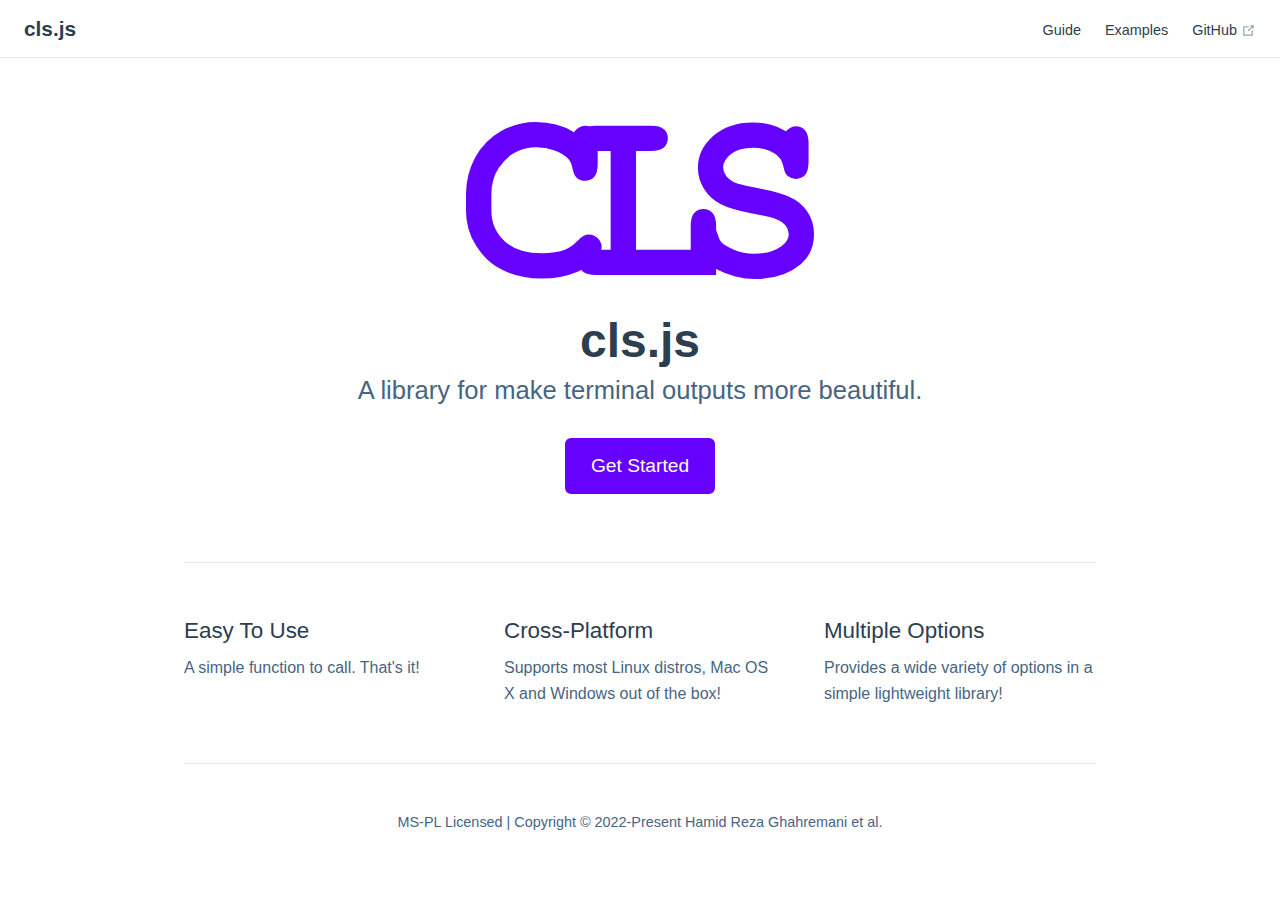
<file: index.html>
<!DOCTYPE html>
<html lang="en-US">
  <head>

    <meta charset="utf-8">
    <meta name="viewport" content="width=device-width,initial-scale=1">
    <title>cls.js</title>
    <meta name="description" content="A JS library for make beautiful terminal outputs.">
    <link rel="stylesheet" href="./assets/style.16db8252.css">
    <link rel="modulepreload" href="./assets/app.6f6450be.js">
    <link rel="modulepreload" href="./assets/index.md.20cafc88.lean.js">
    
    <meta name="twitter:title" content="cls.js">
  <meta property="og:title" content="cls.js">
  </head>
  <body>
    <div id="app"><!--[--><div class="no-sidebar theme"><header class="nav-bar" data-v-675d8756><div class="sidebar-button" data-v-675d8756><svg class="icon" xmlns="http://www.w3.org/2000/svg" aria-hidden="true" role="img" viewBox="0 0 448 512"><path fill="currentColor" d="M436 124H12c-6.627 0-12-5.373-12-12V80c0-6.627 5.373-12 12-12h424c6.627 0 12 5.373 12 12v32c0 6.627-5.373 12-12 12zm0 160H12c-6.627 0-12-5.373-12-12v-32c0-6.627 5.373-12 12-12h424c6.627 0 12 5.373 12 12v32c0 6.627-5.373 12-12 12zm0 160H12c-6.627 0-12-5.373-12-12v-32c0-6.627 5.373-12 12-12h424c6.627 0 12 5.373 12 12v32c0 6.627-5.373 12-12 12z" class></path></svg></div><a class="nav-bar-title" href="/" aria-label="cls.js, back to home" data-v-675d8756 data-v-cc01ef16><!----> cls.js</a><div class="flex-grow" data-v-675d8756></div><div class="nav" data-v-675d8756><nav class="nav-links" data-v-675d8756 data-v-eab3edfe><!--[--><div class="item" data-v-eab3edfe><div class="nav-link" data-v-eab3edfe data-v-b8818f8c><a class="item" href="/guide/getting-started" data-v-b8818f8c>Guide <!----></a></div></div><div class="item" data-v-eab3edfe><div class="nav-link" data-v-eab3edfe data-v-b8818f8c><a class="item" href="/examples/examples" data-v-b8818f8c>Examples <!----></a></div></div><!--]--><!----><div class="item" data-v-eab3edfe><div class="nav-link" data-v-eab3edfe data-v-b8818f8c><a class="item isExternal" href="https://github.com/hamidreza01/cls.js" target="_blank" rel="noopener noreferrer" data-v-b8818f8c>GitHub <svg class="icon outbound" xmlns="http://www.w3.org/2000/svg" aria-hidden="true" x="0px" y="0px" viewbox="0 0 100 100" width="15" height="15" data-v-b8818f8c><path fill="currentColor" d="M18.8,85.1h56l0,0c2.2,0,4-1.8,4-4v-32h-8v28h-48v-48h28v-8h-32l0,0c-2.2,0-4,1.8-4,4v56C14.8,83.3,16.6,85.1,18.8,85.1z"></path><polygon fill="currentColor" points="45.7,48.7 51.3,54.3 77.2,28.5 77.2,37.2 85.2,37.2 85.2,14.9 62.8,14.9 62.8,22.9 71.5,22.9"></polygon></svg></a></div></div></nav></div><!--[--><!--]--></header><aside class="sidebar" data-v-83e92a68><nav class="nav-links nav" data-v-83e92a68 data-v-eab3edfe><!--[--><div class="item" data-v-eab3edfe><div class="nav-link" data-v-eab3edfe data-v-b8818f8c><a class="item" href="/guide/getting-started" data-v-b8818f8c>Guide <!----></a></div></div><div class="item" data-v-eab3edfe><div class="nav-link" data-v-eab3edfe data-v-b8818f8c><a class="item" href="/examples/examples" data-v-b8818f8c>Examples <!----></a></div></div><!--]--><!----><div class="item" data-v-eab3edfe><div class="nav-link" data-v-eab3edfe data-v-b8818f8c><a class="item isExternal" href="https://github.com/hamidreza01/cls.js" target="_blank" rel="noopener noreferrer" data-v-b8818f8c>GitHub <svg class="icon outbound" xmlns="http://www.w3.org/2000/svg" aria-hidden="true" x="0px" y="0px" viewbox="0 0 100 100" width="15" height="15" data-v-b8818f8c><path fill="currentColor" d="M18.8,85.1h56l0,0c2.2,0,4-1.8,4-4v-32h-8v28h-48v-48h28v-8h-32l0,0c-2.2,0-4,1.8-4,4v56C14.8,83.3,16.6,85.1,18.8,85.1z"></path><polygon fill="currentColor" points="45.7,48.7 51.3,54.3 77.2,28.5 77.2,37.2 85.2,37.2 85.2,14.9 62.8,14.9 62.8,22.9 71.5,22.9"></polygon></svg></a></div></div></nav><!--[--><!--]--><ul class="sidebar-links" data-v-83e92a68><!--[--><li class="sidebar-link"><p class="sidebar-link-item">Introduction</p><ul class="sidebar-links"><li class="sidebar-link"><a class="sidebar-link-item" href="/guide/getting-started">Getting Started</a><!----></li><li class="sidebar-link"><a class="sidebar-link-item" href="/guide/options">Options</a><!----></li></ul></li><li class="sidebar-link"><p class="sidebar-link-item">Examples</p><ul class="sidebar-links"><li class="sidebar-link"><a class="sidebar-link-item" href="/examples/examples">Examples</a><!----></li></ul></li><!--]--></ul><!--[--><!--]--></aside><div class="sidebar-mask"></div><!--[--><main class="home" aria-labelledby="main-title" data-v-10122c92><header class="home-hero" data-v-10122c92 data-v-370f18c0><figure class="figure" data-v-370f18c0><img class="image" src="/logo.svg" alt="Logo image" data-v-370f18c0></figure><h1 id="main-title" class="title" data-v-370f18c0>cls.js</h1><p class="tagline" data-v-370f18c0>A library for make terminal outputs more beautiful.</p><div class="nav-link action" data-v-370f18c0 data-v-b8818f8c><a class="item" href="/guide/getting-started" data-v-b8818f8c>Get Started <!----></a></div><!----></header><!--[--><!--]--><div class="home-features" data-v-10122c92 data-v-e39c13e0><div class="wrapper" data-v-e39c13e0><div class="container" data-v-e39c13e0><div class="features" data-v-e39c13e0><!--[--><section class="feature" data-v-e39c13e0><h2 class="title" data-v-e39c13e0>Easy To Use</h2><p class="details" data-v-e39c13e0>A simple function to call. That&#39;s it!</p></section><section class="feature" data-v-e39c13e0><h2 class="title" data-v-e39c13e0>Cross-Platform</h2><p class="details" data-v-e39c13e0>Supports most Linux distros, Mac OS X and Windows out of the box!</p></section><section class="feature" data-v-e39c13e0><h2 class="title" data-v-e39c13e0>Multiple Options</h2><p class="details" data-v-e39c13e0>Provides a wide variety of options in a simple lightweight library!</p></section><!--]--></div></div></div></div><div class="home-content" data-v-10122c92><div style="position:relative;" data-v-10122c92><div></div></div></div><!--[--><!--]--><footer class="footer" data-v-10122c92 data-v-30918238><div class="container" data-v-30918238><p class="text" data-v-30918238>MS-PL Licensed | Copyright © 2022-Present Hamid Reza Ghahremani et al.</p></div></footer><!--[--><!--]--></main><!--]--></div><!----><!--]--></div>
    <script>__VP_HASH_MAP__ = JSON.parse("{\"examples_examples.md\":\"eca28b66\",\"guide_example-list.md\":\"fb280bf2\",\"guide_getting-started.md\":\"16c1b568\",\"guide_options.md\":\"1baa5135\",\"index.md\":\"20cafc88\"}")</script>
    <script type="module" async src="./assets/app.6f6450be.js"></script>
    
  </body>
</html>
</file>
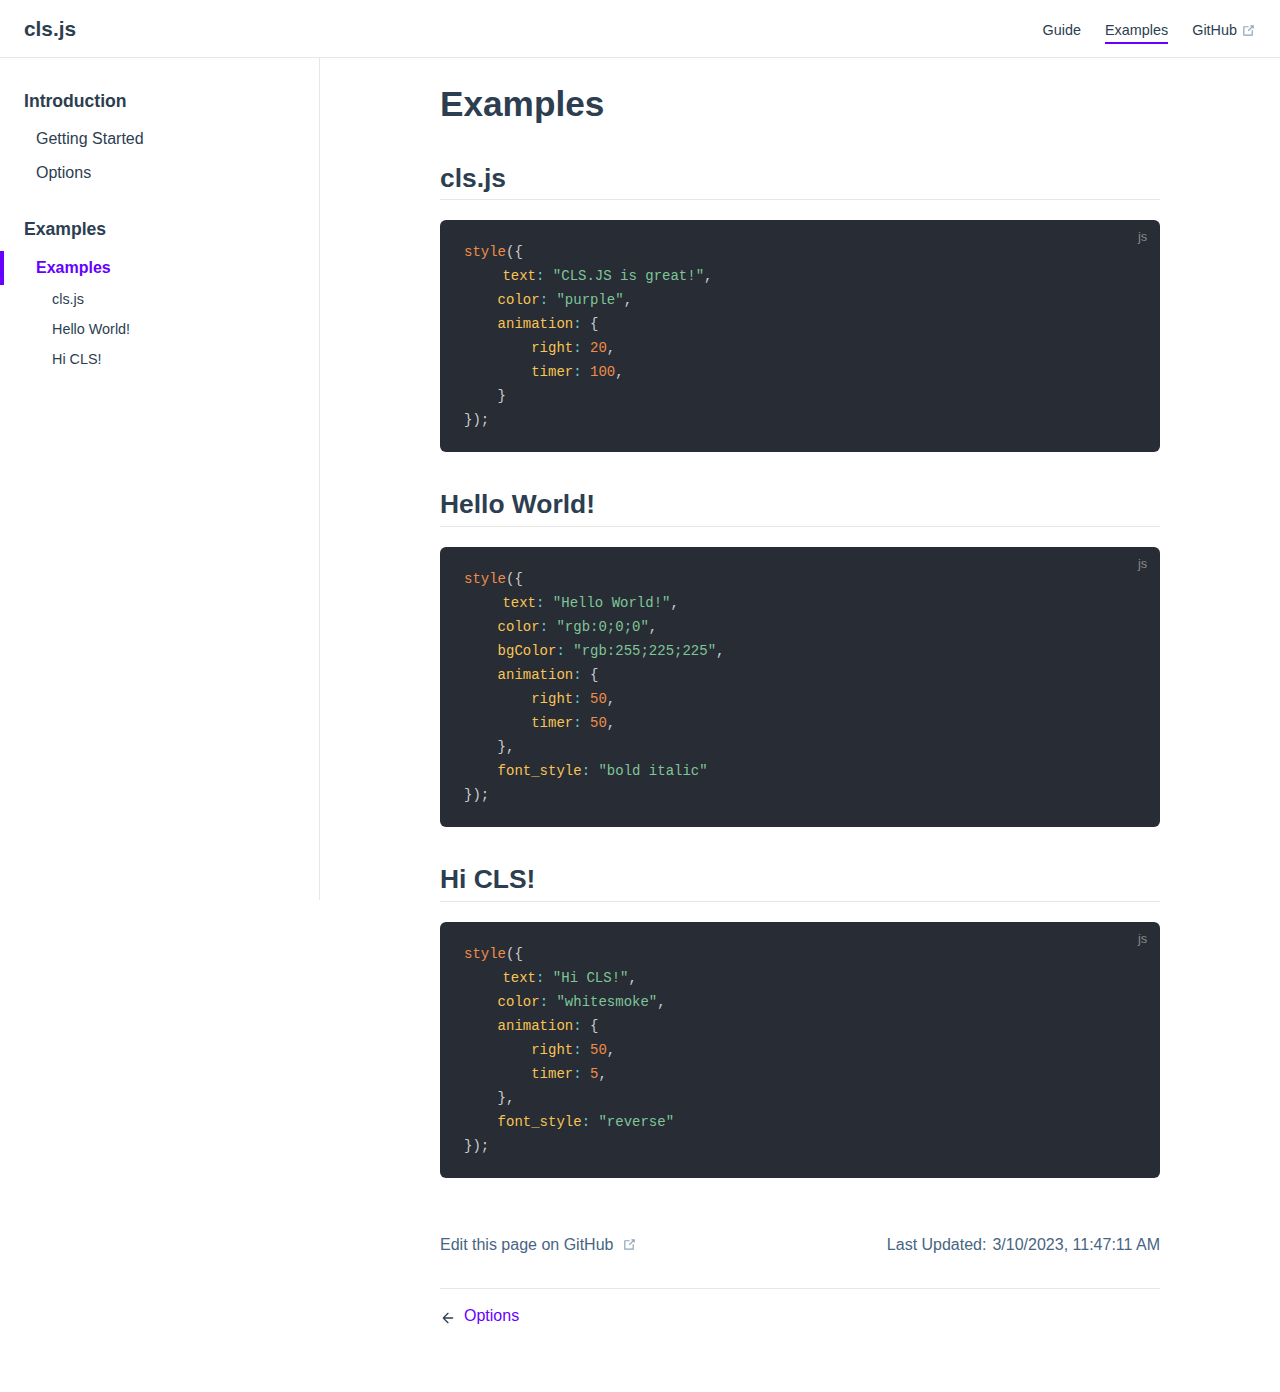
<file: examples/examples.html>
<!DOCTYPE html>
<html lang="en-US">
  <head>
    <meta charset="utf-8">
    <meta name="viewport" content="width=device-width,initial-scale=1">
    <title>Examples | cls.js</title>
    <meta name="description" content="A JS library for make beautiful terminal outputs.">
    <link rel="stylesheet" href="/assets/style.16db8252.css">
    <link rel="modulepreload" href="/assets/app.6f6450be.js">
    <link rel="modulepreload" href="/assets/examples_examples.md.eca28b66.lean.js">
    
    <meta name="twitter:title" content="Examples | cls.js">
  <meta property="og:title" content="Examples | cls.js">
  </head>
  <body>
    <div id="app"><!--[--><div class="theme"><header class="nav-bar" data-v-675d8756><div class="sidebar-button" data-v-675d8756><svg class="icon" xmlns="http://www.w3.org/2000/svg" aria-hidden="true" role="img" viewBox="0 0 448 512"><path fill="currentColor" d="M436 124H12c-6.627 0-12-5.373-12-12V80c0-6.627 5.373-12 12-12h424c6.627 0 12 5.373 12 12v32c0 6.627-5.373 12-12 12zm0 160H12c-6.627 0-12-5.373-12-12v-32c0-6.627 5.373-12 12-12h424c6.627 0 12 5.373 12 12v32c0 6.627-5.373 12-12 12zm0 160H12c-6.627 0-12-5.373-12-12v-32c0-6.627 5.373-12 12-12h424c6.627 0 12 5.373 12 12v32c0 6.627-5.373 12-12 12z" class></path></svg></div><a class="nav-bar-title" href="/" aria-label="cls.js, back to home" data-v-675d8756 data-v-cc01ef16><!----> cls.js</a><div class="flex-grow" data-v-675d8756></div><div class="nav" data-v-675d8756><nav class="nav-links" data-v-675d8756 data-v-eab3edfe><!--[--><div class="item" data-v-eab3edfe><div class="nav-link" data-v-eab3edfe data-v-b8818f8c><a class="item" href="/guide/getting-started" data-v-b8818f8c>Guide <!----></a></div></div><div class="item" data-v-eab3edfe><div class="nav-link" data-v-eab3edfe data-v-b8818f8c><a class="item active" href="/examples/examples" data-v-b8818f8c>Examples <!----></a></div></div><!--]--><!----><div class="item" data-v-eab3edfe><div class="nav-link" data-v-eab3edfe data-v-b8818f8c><a class="item isExternal" href="https://github.com/hamidreza01/cls.js" target="_blank" rel="noopener noreferrer" data-v-b8818f8c>GitHub <svg class="icon outbound" xmlns="http://www.w3.org/2000/svg" aria-hidden="true" x="0px" y="0px" viewbox="0 0 100 100" width="15" height="15" data-v-b8818f8c><path fill="currentColor" d="M18.8,85.1h56l0,0c2.2,0,4-1.8,4-4v-32h-8v28h-48v-48h28v-8h-32l0,0c-2.2,0-4,1.8-4,4v56C14.8,83.3,16.6,85.1,18.8,85.1z"></path><polygon fill="currentColor" points="45.7,48.7 51.3,54.3 77.2,28.5 77.2,37.2 85.2,37.2 85.2,14.9 62.8,14.9 62.8,22.9 71.5,22.9"></polygon></svg></a></div></div></nav></div><!--[--><!--]--></header><aside class="sidebar" data-v-83e92a68><nav class="nav-links nav" data-v-83e92a68 data-v-eab3edfe><!--[--><div class="item" data-v-eab3edfe><div class="nav-link" data-v-eab3edfe data-v-b8818f8c><a class="item" href="/guide/getting-started" data-v-b8818f8c>Guide <!----></a></div></div><div class="item" data-v-eab3edfe><div class="nav-link" data-v-eab3edfe data-v-b8818f8c><a class="item active" href="/examples/examples" data-v-b8818f8c>Examples <!----></a></div></div><!--]--><!----><div class="item" data-v-eab3edfe><div class="nav-link" data-v-eab3edfe data-v-b8818f8c><a class="item isExternal" href="https://github.com/hamidreza01/cls.js" target="_blank" rel="noopener noreferrer" data-v-b8818f8c>GitHub <svg class="icon outbound" xmlns="http://www.w3.org/2000/svg" aria-hidden="true" x="0px" y="0px" viewbox="0 0 100 100" width="15" height="15" data-v-b8818f8c><path fill="currentColor" d="M18.8,85.1h56l0,0c2.2,0,4-1.8,4-4v-32h-8v28h-48v-48h28v-8h-32l0,0c-2.2,0-4,1.8-4,4v56C14.8,83.3,16.6,85.1,18.8,85.1z"></path><polygon fill="currentColor" points="45.7,48.7 51.3,54.3 77.2,28.5 77.2,37.2 85.2,37.2 85.2,14.9 62.8,14.9 62.8,22.9 71.5,22.9"></polygon></svg></a></div></div></nav><!--[--><!--]--><ul class="sidebar-links" data-v-83e92a68><!--[--><li class="sidebar-link"><p class="sidebar-link-item">Introduction</p><ul class="sidebar-links"><li class="sidebar-link"><a class="sidebar-link-item" href="/guide/getting-started">Getting Started</a><!----></li><li class="sidebar-link"><a class="sidebar-link-item" href="/guide/options">Options</a><!----></li></ul></li><li class="sidebar-link"><p class="sidebar-link-item">Examples</p><ul class="sidebar-links"><li class="sidebar-link"><a class="sidebar-link-item active" href="/examples/examples">Examples</a><ul class="sidebar-links"><li class="sidebar-link"><a class="sidebar-link-item" href="#cls-js">cls.js</a><!----></li><li class="sidebar-link"><a class="sidebar-link-item" href="#hello-world">Hello World!</a><!----></li><li class="sidebar-link"><a class="sidebar-link-item" href="#hi-cls">Hi CLS!</a><!----></li></ul></li></ul></li><!--]--></ul><!--[--><!--]--></aside><div class="sidebar-mask"></div><main class="page" data-v-7eddb2c4><div class="container" data-v-7eddb2c4><!--[--><!--]--><div style="position:relative;" class="content" data-v-7eddb2c4><div><h1 id="examples" tabindex="-1">Examples <a class="header-anchor" href="#examples" aria-hidden="true">#</a></h1><h2 id="cls-js" tabindex="-1">cls.js <a class="header-anchor" href="#cls-js" aria-hidden="true">#</a></h2><div class="language-javascript"><pre><code><span class="token function">style</span><span class="token punctuation">(</span><span class="token punctuation">{</span>
	<span class="token literal-property property">text</span><span class="token operator">:</span> <span class="token string">&quot;CLS.JS is great!&quot;</span><span class="token punctuation">,</span>
    <span class="token literal-property property">color</span><span class="token operator">:</span> <span class="token string">&quot;purple&quot;</span><span class="token punctuation">,</span>
    <span class="token literal-property property">animation</span><span class="token operator">:</span> <span class="token punctuation">{</span>
        <span class="token literal-property property">right</span><span class="token operator">:</span> <span class="token number">20</span><span class="token punctuation">,</span>
        <span class="token literal-property property">timer</span><span class="token operator">:</span> <span class="token number">100</span><span class="token punctuation">,</span>
    <span class="token punctuation">}</span>
<span class="token punctuation">}</span><span class="token punctuation">)</span><span class="token punctuation">;</span>
</code></pre></div><h2 id="hello-world" tabindex="-1">Hello World! <a class="header-anchor" href="#hello-world" aria-hidden="true">#</a></h2><div class="language-javascript"><pre><code><span class="token function">style</span><span class="token punctuation">(</span><span class="token punctuation">{</span>
	<span class="token literal-property property">text</span><span class="token operator">:</span> <span class="token string">&quot;Hello World!&quot;</span><span class="token punctuation">,</span>
    <span class="token literal-property property">color</span><span class="token operator">:</span> <span class="token string">&quot;rgb:0;0;0&quot;</span><span class="token punctuation">,</span>
    <span class="token literal-property property">bgColor</span><span class="token operator">:</span> <span class="token string">&quot;rgb:255;225;225&quot;</span><span class="token punctuation">,</span>
    <span class="token literal-property property">animation</span><span class="token operator">:</span> <span class="token punctuation">{</span>
        <span class="token literal-property property">right</span><span class="token operator">:</span> <span class="token number">50</span><span class="token punctuation">,</span>
        <span class="token literal-property property">timer</span><span class="token operator">:</span> <span class="token number">50</span><span class="token punctuation">,</span>
    <span class="token punctuation">}</span><span class="token punctuation">,</span>
    <span class="token literal-property property">font_style</span><span class="token operator">:</span> <span class="token string">&quot;bold italic&quot;</span>
<span class="token punctuation">}</span><span class="token punctuation">)</span><span class="token punctuation">;</span>
</code></pre></div><h2 id="hi-cls" tabindex="-1">Hi CLS! <a class="header-anchor" href="#hi-cls" aria-hidden="true">#</a></h2><div class="language-javascript"><pre><code><span class="token function">style</span><span class="token punctuation">(</span><span class="token punctuation">{</span>
	<span class="token literal-property property">text</span><span class="token operator">:</span> <span class="token string">&quot;Hi CLS!&quot;</span><span class="token punctuation">,</span>
    <span class="token literal-property property">color</span><span class="token operator">:</span> <span class="token string">&quot;whitesmoke&quot;</span><span class="token punctuation">,</span>
    <span class="token literal-property property">animation</span><span class="token operator">:</span> <span class="token punctuation">{</span>
        <span class="token literal-property property">right</span><span class="token operator">:</span> <span class="token number">50</span><span class="token punctuation">,</span>
        <span class="token literal-property property">timer</span><span class="token operator">:</span> <span class="token number">5</span><span class="token punctuation">,</span>
    <span class="token punctuation">}</span><span class="token punctuation">,</span>
    <span class="token literal-property property">font_style</span><span class="token operator">:</span> <span class="token string">&quot;reverse&quot;</span>
<span class="token punctuation">}</span><span class="token punctuation">)</span><span class="token punctuation">;</span>
</code></pre></div></div></div><footer class="page-footer" data-v-7eddb2c4 data-v-07c132fc><div class="edit" data-v-07c132fc><div class="edit-link" data-v-07c132fc data-v-1ed99556><a class="link" href="https://github.com/hamidreza01/cls.js/edit/docs/examples/examples.md" target="_blank" rel="noopener noreferrer" data-v-1ed99556>Edit this page on GitHub <svg class="icon outbound icon" xmlns="http://www.w3.org/2000/svg" aria-hidden="true" x="0px" y="0px" viewbox="0 0 100 100" width="15" height="15" data-v-1ed99556><path fill="currentColor" d="M18.8,85.1h56l0,0c2.2,0,4-1.8,4-4v-32h-8v28h-48v-48h28v-8h-32l0,0c-2.2,0-4,1.8-4,4v56C14.8,83.3,16.6,85.1,18.8,85.1z"></path><polygon fill="currentColor" points="45.7,48.7 51.3,54.3 77.2,28.5 77.2,37.2 85.2,37.2 85.2,14.9 62.8,14.9 62.8,22.9 71.5,22.9"></polygon></svg></a></div></div><div class="updated" data-v-07c132fc><p class="last-updated" data-v-07c132fc data-v-abce3432><span class="prefix" data-v-abce3432>Last Updated:</span><span class="datetime" data-v-abce3432></span></p></div></footer><div class="next-and-prev-link" data-v-7eddb2c4 data-v-38ede35f><div class="container" data-v-38ede35f><div class="prev" data-v-38ede35f><a class="link" href="/guide/options" data-v-38ede35f><svg xmlns="http://www.w3.org/2000/svg" viewbox="0 0 24 24" class="icon icon-prev" data-v-38ede35f><path d="M19,11H7.4l5.3-5.3c0.4-0.4,0.4-1,0-1.4s-1-0.4-1.4,0l-7,7c-0.1,0.1-0.2,0.2-0.2,0.3c-0.1,0.2-0.1,0.5,0,0.8c0.1,0.1,0.1,0.2,0.2,0.3l7,7c0.2,0.2,0.5,0.3,0.7,0.3s0.5-0.1,0.7-0.3c0.4-0.4,0.4-1,0-1.4L7.4,13H19c0.6,0,1-0.4,1-1S19.6,11,19,11z"></path></svg><span class="text" data-v-38ede35f>Options</span></a></div><div class="next" data-v-38ede35f><!----></div></div></div><!--[--><!--]--></div></main></div><!----><!--]--></div>
    <script>__VP_HASH_MAP__ = JSON.parse("{\"examples_examples.md\":\"eca28b66\",\"guide_example-list.md\":\"fb280bf2\",\"guide_getting-started.md\":\"16c1b568\",\"guide_options.md\":\"1baa5135\",\"index.md\":\"20cafc88\"}")</script>
    <script type="module" async src="/assets/app.6f6450be.js"></script>
    
  </body>
</html>
</file>
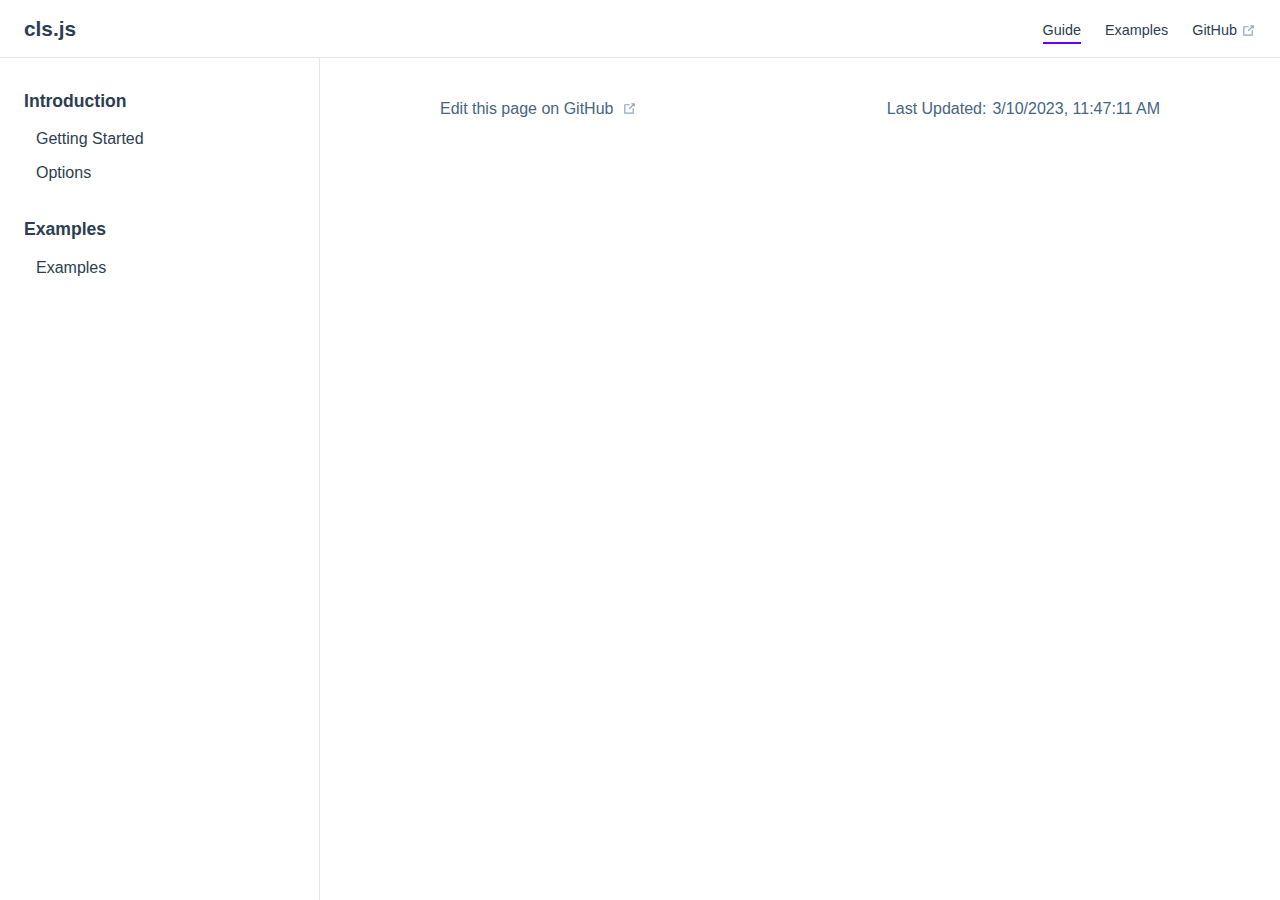
<file: guide/example-list.html>
<!DOCTYPE html>
<html lang="en-US">
  <head>
    <meta charset="utf-8">
    <meta name="viewport" content="width=device-width,initial-scale=1">
    <title>cls.js</title>
    <meta name="description" content="A JS library for make beautiful terminal outputs.">
    <link rel="stylesheet" href="/assets/style.16db8252.css">
    <link rel="modulepreload" href="/assets/app.6f6450be.js">
    <link rel="modulepreload" href="/assets/guide_example-list.md.fb280bf2.lean.js">
    
    <meta name="twitter:title" content="cls.js">
  <meta property="og:title" content="cls.js">
  </head>
  <body>
    <div id="app"><!--[--><div class="theme"><header class="nav-bar" data-v-675d8756><div class="sidebar-button" data-v-675d8756><svg class="icon" xmlns="http://www.w3.org/2000/svg" aria-hidden="true" role="img" viewBox="0 0 448 512"><path fill="currentColor" d="M436 124H12c-6.627 0-12-5.373-12-12V80c0-6.627 5.373-12 12-12h424c6.627 0 12 5.373 12 12v32c0 6.627-5.373 12-12 12zm0 160H12c-6.627 0-12-5.373-12-12v-32c0-6.627 5.373-12 12-12h424c6.627 0 12 5.373 12 12v32c0 6.627-5.373 12-12 12zm0 160H12c-6.627 0-12-5.373-12-12v-32c0-6.627 5.373-12 12-12h424c6.627 0 12 5.373 12 12v32c0 6.627-5.373 12-12 12z" class></path></svg></div><a class="nav-bar-title" href="/" aria-label="cls.js, back to home" data-v-675d8756 data-v-cc01ef16><!----> cls.js</a><div class="flex-grow" data-v-675d8756></div><div class="nav" data-v-675d8756><nav class="nav-links" data-v-675d8756 data-v-eab3edfe><!--[--><div class="item" data-v-eab3edfe><div class="nav-link" data-v-eab3edfe data-v-b8818f8c><a class="item active" href="/guide/getting-started" data-v-b8818f8c>Guide <!----></a></div></div><div class="item" data-v-eab3edfe><div class="nav-link" data-v-eab3edfe data-v-b8818f8c><a class="item" href="/examples/examples" data-v-b8818f8c>Examples <!----></a></div></div><!--]--><!----><div class="item" data-v-eab3edfe><div class="nav-link" data-v-eab3edfe data-v-b8818f8c><a class="item isExternal" href="https://github.com/hamidreza01/cls.js" target="_blank" rel="noopener noreferrer" data-v-b8818f8c>GitHub <svg class="icon outbound" xmlns="http://www.w3.org/2000/svg" aria-hidden="true" x="0px" y="0px" viewbox="0 0 100 100" width="15" height="15" data-v-b8818f8c><path fill="currentColor" d="M18.8,85.1h56l0,0c2.2,0,4-1.8,4-4v-32h-8v28h-48v-48h28v-8h-32l0,0c-2.2,0-4,1.8-4,4v56C14.8,83.3,16.6,85.1,18.8,85.1z"></path><polygon fill="currentColor" points="45.7,48.7 51.3,54.3 77.2,28.5 77.2,37.2 85.2,37.2 85.2,14.9 62.8,14.9 62.8,22.9 71.5,22.9"></polygon></svg></a></div></div></nav></div><!--[--><!--]--></header><aside class="sidebar" data-v-83e92a68><nav class="nav-links nav" data-v-83e92a68 data-v-eab3edfe><!--[--><div class="item" data-v-eab3edfe><div class="nav-link" data-v-eab3edfe data-v-b8818f8c><a class="item active" href="/guide/getting-started" data-v-b8818f8c>Guide <!----></a></div></div><div class="item" data-v-eab3edfe><div class="nav-link" data-v-eab3edfe data-v-b8818f8c><a class="item" href="/examples/examples" data-v-b8818f8c>Examples <!----></a></div></div><!--]--><!----><div class="item" data-v-eab3edfe><div class="nav-link" data-v-eab3edfe data-v-b8818f8c><a class="item isExternal" href="https://github.com/hamidreza01/cls.js" target="_blank" rel="noopener noreferrer" data-v-b8818f8c>GitHub <svg class="icon outbound" xmlns="http://www.w3.org/2000/svg" aria-hidden="true" x="0px" y="0px" viewbox="0 0 100 100" width="15" height="15" data-v-b8818f8c><path fill="currentColor" d="M18.8,85.1h56l0,0c2.2,0,4-1.8,4-4v-32h-8v28h-48v-48h28v-8h-32l0,0c-2.2,0-4,1.8-4,4v56C14.8,83.3,16.6,85.1,18.8,85.1z"></path><polygon fill="currentColor" points="45.7,48.7 51.3,54.3 77.2,28.5 77.2,37.2 85.2,37.2 85.2,14.9 62.8,14.9 62.8,22.9 71.5,22.9"></polygon></svg></a></div></div></nav><!--[--><!--]--><ul class="sidebar-links" data-v-83e92a68><!--[--><li class="sidebar-link"><p class="sidebar-link-item">Introduction</p><ul class="sidebar-links"><li class="sidebar-link"><a class="sidebar-link-item" href="/guide/getting-started">Getting Started</a><!----></li><li class="sidebar-link"><a class="sidebar-link-item" href="/guide/options">Options</a><!----></li></ul></li><li class="sidebar-link"><p class="sidebar-link-item">Examples</p><ul class="sidebar-links"><li class="sidebar-link"><a class="sidebar-link-item" href="/examples/examples">Examples</a><!----></li></ul></li><!--]--></ul><!--[--><!--]--></aside><div class="sidebar-mask"></div><main class="page" data-v-7eddb2c4><div class="container" data-v-7eddb2c4><!--[--><!--]--><div style="position:relative;" class="content" data-v-7eddb2c4><div></div></div><footer class="page-footer" data-v-7eddb2c4 data-v-07c132fc><div class="edit" data-v-07c132fc><div class="edit-link" data-v-07c132fc data-v-1ed99556><a class="link" href="https://github.com/hamidreza01/cls.js/edit/docs/guide/example-list.md" target="_blank" rel="noopener noreferrer" data-v-1ed99556>Edit this page on GitHub <svg class="icon outbound icon" xmlns="http://www.w3.org/2000/svg" aria-hidden="true" x="0px" y="0px" viewbox="0 0 100 100" width="15" height="15" data-v-1ed99556><path fill="currentColor" d="M18.8,85.1h56l0,0c2.2,0,4-1.8,4-4v-32h-8v28h-48v-48h28v-8h-32l0,0c-2.2,0-4,1.8-4,4v56C14.8,83.3,16.6,85.1,18.8,85.1z"></path><polygon fill="currentColor" points="45.7,48.7 51.3,54.3 77.2,28.5 77.2,37.2 85.2,37.2 85.2,14.9 62.8,14.9 62.8,22.9 71.5,22.9"></polygon></svg></a></div></div><div class="updated" data-v-07c132fc><p class="last-updated" data-v-07c132fc data-v-abce3432><span class="prefix" data-v-abce3432>Last Updated:</span><span class="datetime" data-v-abce3432></span></p></div></footer><!----><!--[--><!--]--></div></main></div><!----><!--]--></div>
    <script>__VP_HASH_MAP__ = JSON.parse("{\"examples_examples.md\":\"eca28b66\",\"guide_example-list.md\":\"fb280bf2\",\"guide_getting-started.md\":\"16c1b568\",\"guide_options.md\":\"1baa5135\",\"index.md\":\"20cafc88\"}")</script>
    <script type="module" async src="/assets/app.6f6450be.js"></script>
    
  </body>
</html>
</file>
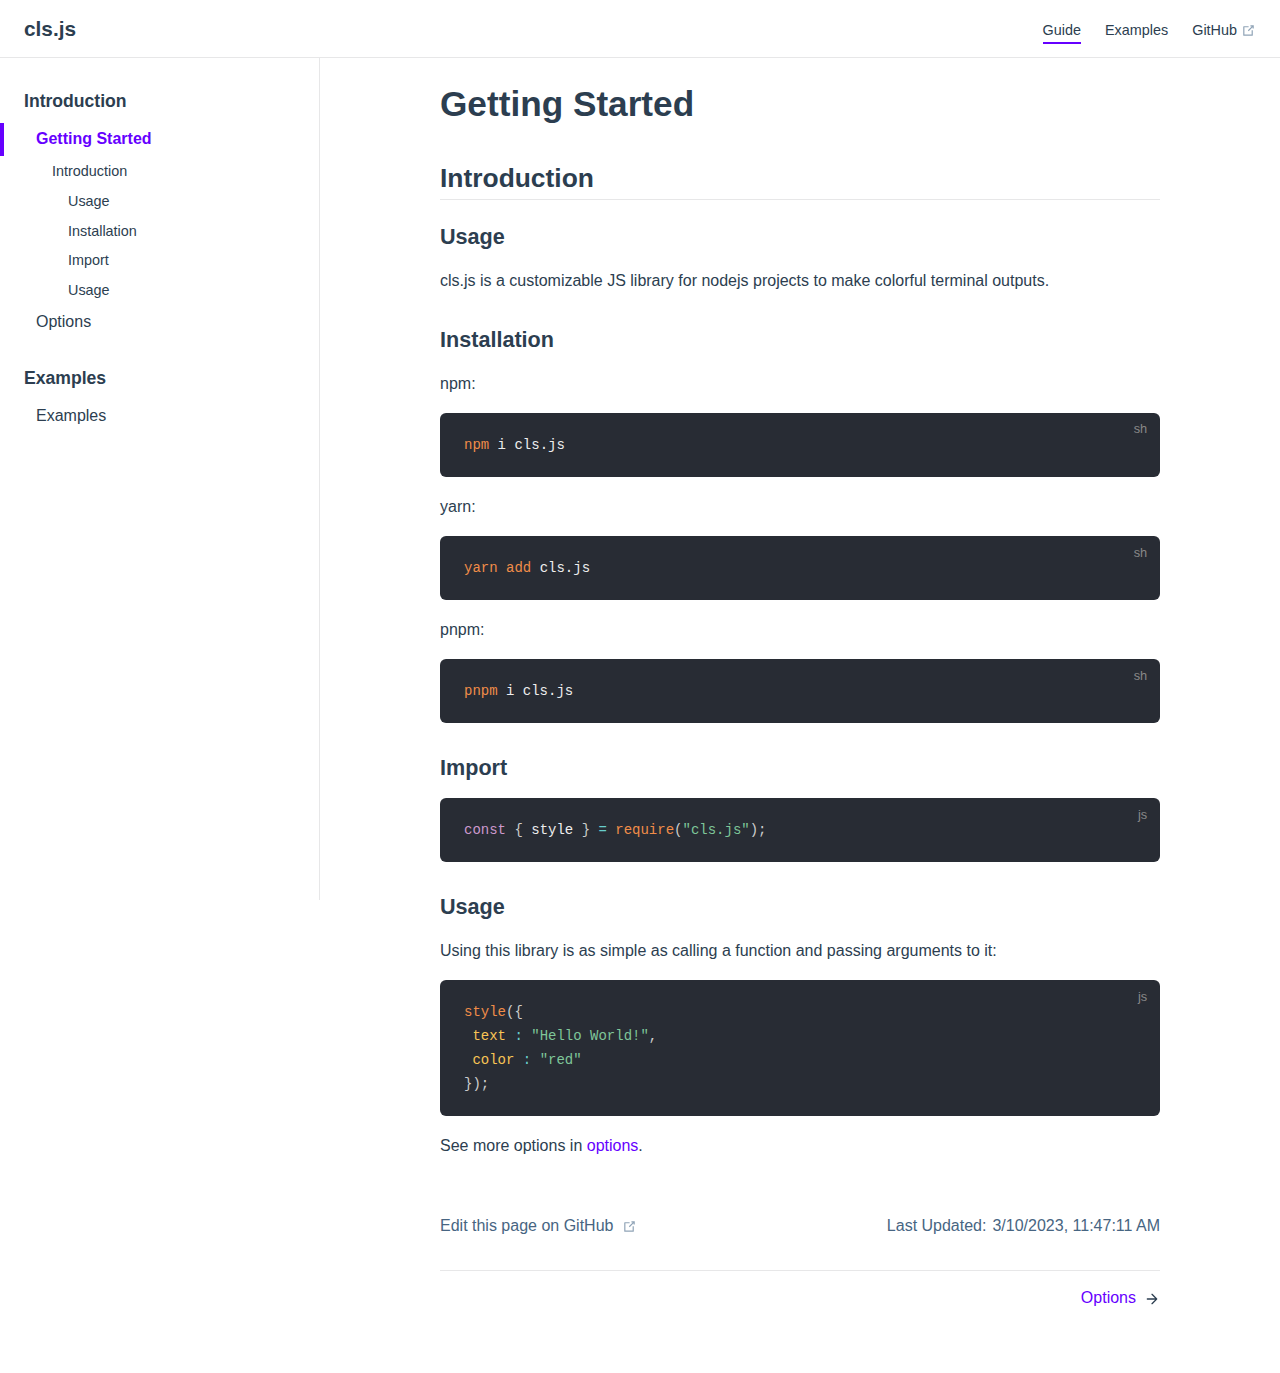
<file: guide/getting-started.html>
<!DOCTYPE html>
<html lang="en-US">
  <head>
    <meta charset="utf-8">
    <meta name="viewport" content="width=device-width,initial-scale=1">
    <title>Getting Started | cls.js</title>
    <meta name="description" content="A JS library for make beautiful terminal outputs.">
    <link rel="stylesheet" href="/assets/style.16db8252.css">
    <link rel="modulepreload" href="/assets/app.6f6450be.js">
    <link rel="modulepreload" href="/assets/guide_getting-started.md.16c1b568.lean.js">
    
    <meta name="twitter:title" content="Getting Started | cls.js">
  <meta property="og:title" content="Getting Started | cls.js">
  </head>
  <body>
    <div id="app"><!--[--><div class="theme"><header class="nav-bar" data-v-675d8756><div class="sidebar-button" data-v-675d8756><svg class="icon" xmlns="http://www.w3.org/2000/svg" aria-hidden="true" role="img" viewBox="0 0 448 512"><path fill="currentColor" d="M436 124H12c-6.627 0-12-5.373-12-12V80c0-6.627 5.373-12 12-12h424c6.627 0 12 5.373 12 12v32c0 6.627-5.373 12-12 12zm0 160H12c-6.627 0-12-5.373-12-12v-32c0-6.627 5.373-12 12-12h424c6.627 0 12 5.373 12 12v32c0 6.627-5.373 12-12 12zm0 160H12c-6.627 0-12-5.373-12-12v-32c0-6.627 5.373-12 12-12h424c6.627 0 12 5.373 12 12v32c0 6.627-5.373 12-12 12z" class></path></svg></div><a class="nav-bar-title" href="/" aria-label="cls.js, back to home" data-v-675d8756 data-v-cc01ef16><!----> cls.js</a><div class="flex-grow" data-v-675d8756></div><div class="nav" data-v-675d8756><nav class="nav-links" data-v-675d8756 data-v-eab3edfe><!--[--><div class="item" data-v-eab3edfe><div class="nav-link" data-v-eab3edfe data-v-b8818f8c><a class="item active" href="/guide/getting-started" data-v-b8818f8c>Guide <!----></a></div></div><div class="item" data-v-eab3edfe><div class="nav-link" data-v-eab3edfe data-v-b8818f8c><a class="item" href="/examples/examples" data-v-b8818f8c>Examples <!----></a></div></div><!--]--><!----><div class="item" data-v-eab3edfe><div class="nav-link" data-v-eab3edfe data-v-b8818f8c><a class="item isExternal" href="https://github.com/hamidreza01/cls.js" target="_blank" rel="noopener noreferrer" data-v-b8818f8c>GitHub <svg class="icon outbound" xmlns="http://www.w3.org/2000/svg" aria-hidden="true" x="0px" y="0px" viewbox="0 0 100 100" width="15" height="15" data-v-b8818f8c><path fill="currentColor" d="M18.8,85.1h56l0,0c2.2,0,4-1.8,4-4v-32h-8v28h-48v-48h28v-8h-32l0,0c-2.2,0-4,1.8-4,4v56C14.8,83.3,16.6,85.1,18.8,85.1z"></path><polygon fill="currentColor" points="45.7,48.7 51.3,54.3 77.2,28.5 77.2,37.2 85.2,37.2 85.2,14.9 62.8,14.9 62.8,22.9 71.5,22.9"></polygon></svg></a></div></div></nav></div><!--[--><!--]--></header><aside class="sidebar" data-v-83e92a68><nav class="nav-links nav" data-v-83e92a68 data-v-eab3edfe><!--[--><div class="item" data-v-eab3edfe><div class="nav-link" data-v-eab3edfe data-v-b8818f8c><a class="item active" href="/guide/getting-started" data-v-b8818f8c>Guide <!----></a></div></div><div class="item" data-v-eab3edfe><div class="nav-link" data-v-eab3edfe data-v-b8818f8c><a class="item" href="/examples/examples" data-v-b8818f8c>Examples <!----></a></div></div><!--]--><!----><div class="item" data-v-eab3edfe><div class="nav-link" data-v-eab3edfe data-v-b8818f8c><a class="item isExternal" href="https://github.com/hamidreza01/cls.js" target="_blank" rel="noopener noreferrer" data-v-b8818f8c>GitHub <svg class="icon outbound" xmlns="http://www.w3.org/2000/svg" aria-hidden="true" x="0px" y="0px" viewbox="0 0 100 100" width="15" height="15" data-v-b8818f8c><path fill="currentColor" d="M18.8,85.1h56l0,0c2.2,0,4-1.8,4-4v-32h-8v28h-48v-48h28v-8h-32l0,0c-2.2,0-4,1.8-4,4v56C14.8,83.3,16.6,85.1,18.8,85.1z"></path><polygon fill="currentColor" points="45.7,48.7 51.3,54.3 77.2,28.5 77.2,37.2 85.2,37.2 85.2,14.9 62.8,14.9 62.8,22.9 71.5,22.9"></polygon></svg></a></div></div></nav><!--[--><!--]--><ul class="sidebar-links" data-v-83e92a68><!--[--><li class="sidebar-link"><p class="sidebar-link-item">Introduction</p><ul class="sidebar-links"><li class="sidebar-link"><a class="sidebar-link-item active" href="/guide/getting-started">Getting Started</a><ul class="sidebar-links"><li class="sidebar-link"><a class="sidebar-link-item" href="#introduction">Introduction</a><ul class="sidebar-links"><li class="sidebar-link"><a class="sidebar-link-item" href="#usage">Usage</a><!----></li><li class="sidebar-link"><a class="sidebar-link-item" href="#installation">Installation</a><!----></li><li class="sidebar-link"><a class="sidebar-link-item" href="#import">Import</a><!----></li><li class="sidebar-link"><a class="sidebar-link-item" href="#usage-1">Usage</a><!----></li></ul></li></ul></li><li class="sidebar-link"><a class="sidebar-link-item" href="/guide/options">Options</a><!----></li></ul></li><li class="sidebar-link"><p class="sidebar-link-item">Examples</p><ul class="sidebar-links"><li class="sidebar-link"><a class="sidebar-link-item" href="/examples/examples">Examples</a><!----></li></ul></li><!--]--></ul><!--[--><!--]--></aside><div class="sidebar-mask"></div><main class="page" data-v-7eddb2c4><div class="container" data-v-7eddb2c4><!--[--><!--]--><div style="position:relative;" class="content" data-v-7eddb2c4><div><h1 id="getting-started" tabindex="-1">Getting Started <a class="header-anchor" href="#getting-started" aria-hidden="true">#</a></h1><h2 id="introduction" tabindex="-1">Introduction <a class="header-anchor" href="#introduction" aria-hidden="true">#</a></h2><h3 id="usage" tabindex="-1">Usage <a class="header-anchor" href="#usage" aria-hidden="true">#</a></h3><p>cls.js is a customizable JS library for nodejs projects to make colorful terminal outputs.</p><h3 id="installation" tabindex="-1">Installation <a class="header-anchor" href="#installation" aria-hidden="true">#</a></h3><p>npm:</p><div class="language-bash"><pre><code><span class="token function">npm</span> i cls.js
</code></pre></div><p>yarn:</p><div class="language-bash"><pre><code><span class="token function">yarn</span> <span class="token function">add</span> cls.js
</code></pre></div><p>pnpm:</p><div class="language-bash"><pre><code><span class="token function">pnpm</span> i cls.js
</code></pre></div><h3 id="import" tabindex="-1">Import <a class="header-anchor" href="#import" aria-hidden="true">#</a></h3><div class="language-javascript"><pre><code><span class="token keyword">const</span> <span class="token punctuation">{</span> style <span class="token punctuation">}</span> <span class="token operator">=</span> <span class="token function">require</span><span class="token punctuation">(</span><span class="token string">&quot;cls.js&quot;</span><span class="token punctuation">)</span><span class="token punctuation">;</span>
</code></pre></div><h3 id="usage-1" tabindex="-1">Usage <a class="header-anchor" href="#usage-1" aria-hidden="true">#</a></h3><p>Using this library is as simple as calling a function and passing arguments to it:</p><div class="language-javascript"><pre><code><span class="token function">style</span><span class="token punctuation">(</span><span class="token punctuation">{</span>
 <span class="token literal-property property">text</span> <span class="token operator">:</span> <span class="token string">&quot;Hello World!&quot;</span><span class="token punctuation">,</span>
 <span class="token literal-property property">color</span> <span class="token operator">:</span> <span class="token string">&quot;red&quot;</span>
<span class="token punctuation">}</span><span class="token punctuation">)</span><span class="token punctuation">;</span>
</code></pre></div><p>See more options in <a href="/guide/options.html">options</a>.</p></div></div><footer class="page-footer" data-v-7eddb2c4 data-v-07c132fc><div class="edit" data-v-07c132fc><div class="edit-link" data-v-07c132fc data-v-1ed99556><a class="link" href="https://github.com/hamidreza01/cls.js/edit/docs/guide/getting-started.md" target="_blank" rel="noopener noreferrer" data-v-1ed99556>Edit this page on GitHub <svg class="icon outbound icon" xmlns="http://www.w3.org/2000/svg" aria-hidden="true" x="0px" y="0px" viewbox="0 0 100 100" width="15" height="15" data-v-1ed99556><path fill="currentColor" d="M18.8,85.1h56l0,0c2.2,0,4-1.8,4-4v-32h-8v28h-48v-48h28v-8h-32l0,0c-2.2,0-4,1.8-4,4v56C14.8,83.3,16.6,85.1,18.8,85.1z"></path><polygon fill="currentColor" points="45.7,48.7 51.3,54.3 77.2,28.5 77.2,37.2 85.2,37.2 85.2,14.9 62.8,14.9 62.8,22.9 71.5,22.9"></polygon></svg></a></div></div><div class="updated" data-v-07c132fc><p class="last-updated" data-v-07c132fc data-v-abce3432><span class="prefix" data-v-abce3432>Last Updated:</span><span class="datetime" data-v-abce3432></span></p></div></footer><div class="next-and-prev-link" data-v-7eddb2c4 data-v-38ede35f><div class="container" data-v-38ede35f><div class="prev" data-v-38ede35f><!----></div><div class="next" data-v-38ede35f><a class="link" href="/guide/options" data-v-38ede35f><span class="text" data-v-38ede35f>Options</span><svg xmlns="http://www.w3.org/2000/svg" viewbox="0 0 24 24" class="icon icon-next" data-v-38ede35f><path d="M19.9,12.4c0.1-0.2,0.1-0.5,0-0.8c-0.1-0.1-0.1-0.2-0.2-0.3l-7-7c-0.4-0.4-1-0.4-1.4,0s-0.4,1,0,1.4l5.3,5.3H5c-0.6,0-1,0.4-1,1s0.4,1,1,1h11.6l-5.3,5.3c-0.4,0.4-0.4,1,0,1.4c0.2,0.2,0.5,0.3,0.7,0.3s0.5-0.1,0.7-0.3l7-7C19.8,12.6,19.9,12.5,19.9,12.4z"></path></svg></a></div></div></div><!--[--><!--]--></div></main></div><!----><!--]--></div>
    <script>__VP_HASH_MAP__ = JSON.parse("{\"examples_examples.md\":\"eca28b66\",\"guide_example-list.md\":\"fb280bf2\",\"guide_getting-started.md\":\"16c1b568\",\"guide_options.md\":\"1baa5135\",\"index.md\":\"20cafc88\"}")</script>
    <script type="module" async src="/assets/app.6f6450be.js"></script>
    
  </body>
</html>
</file>
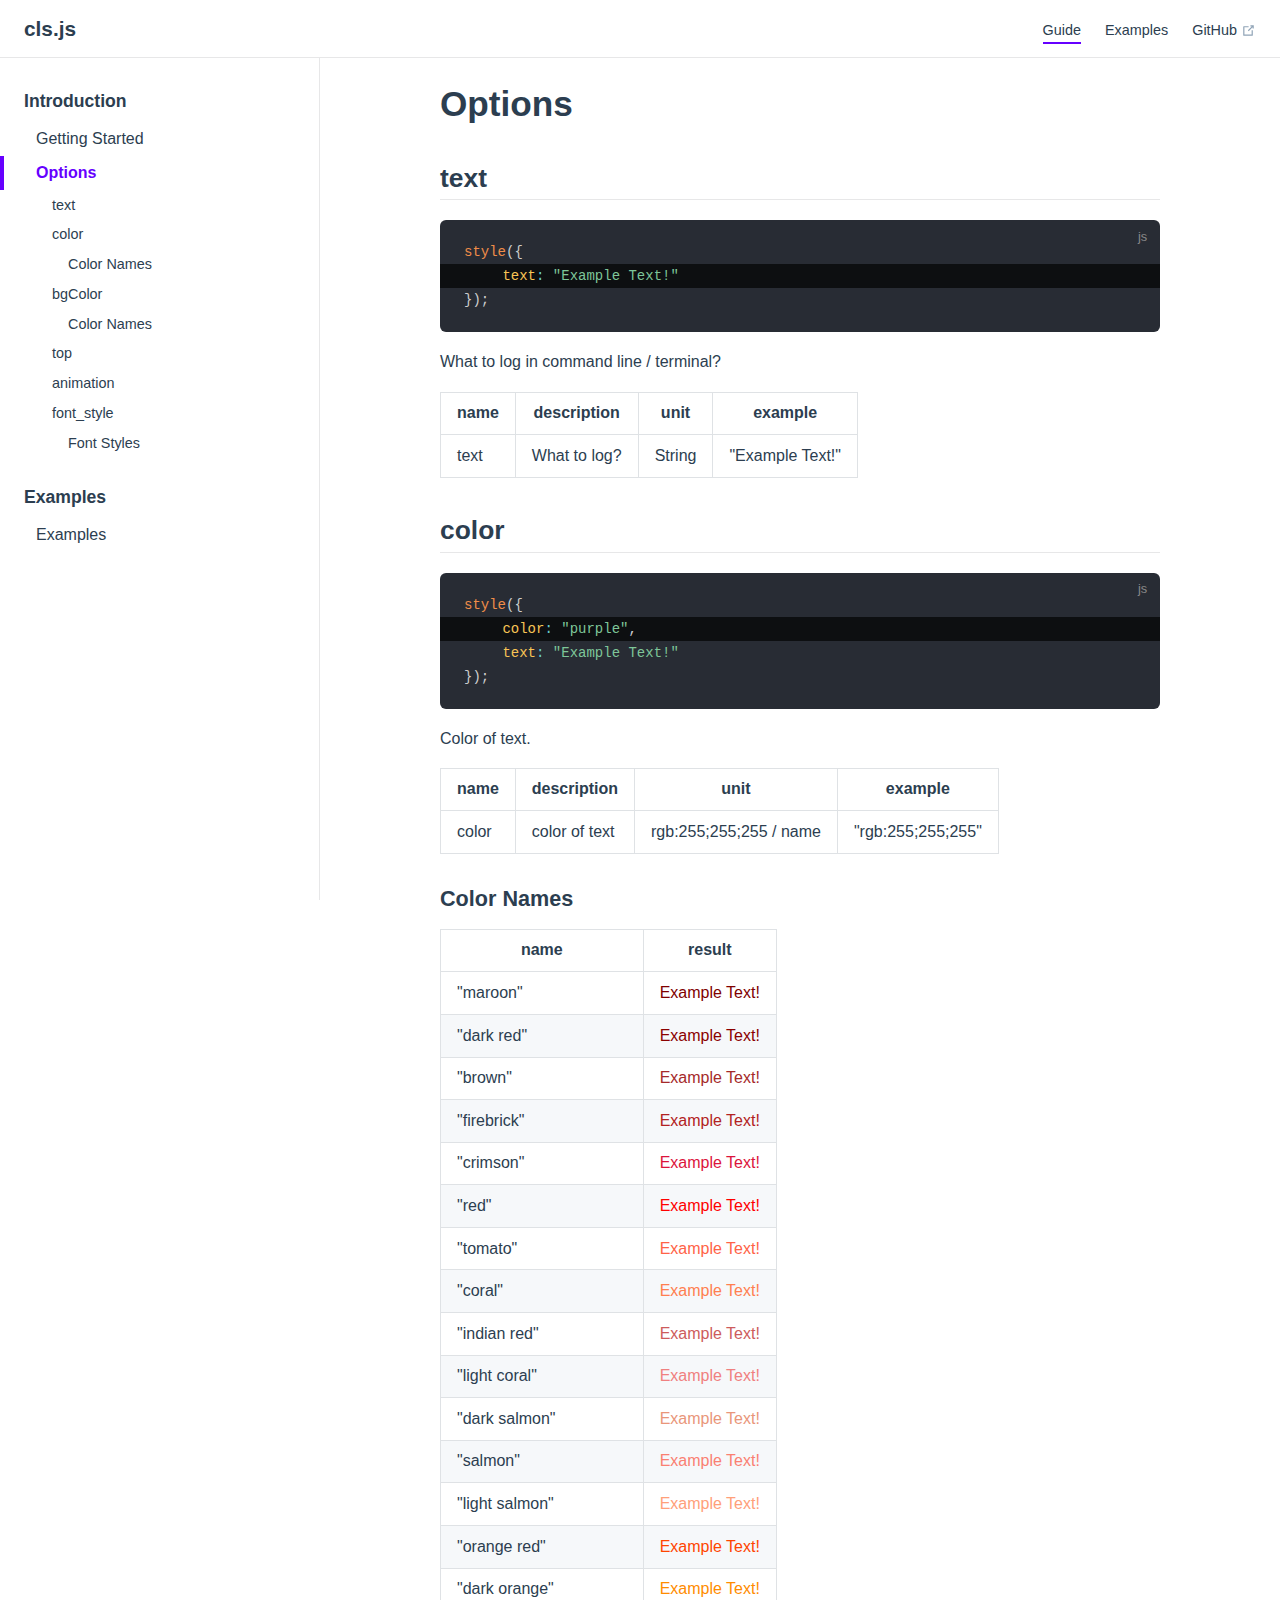
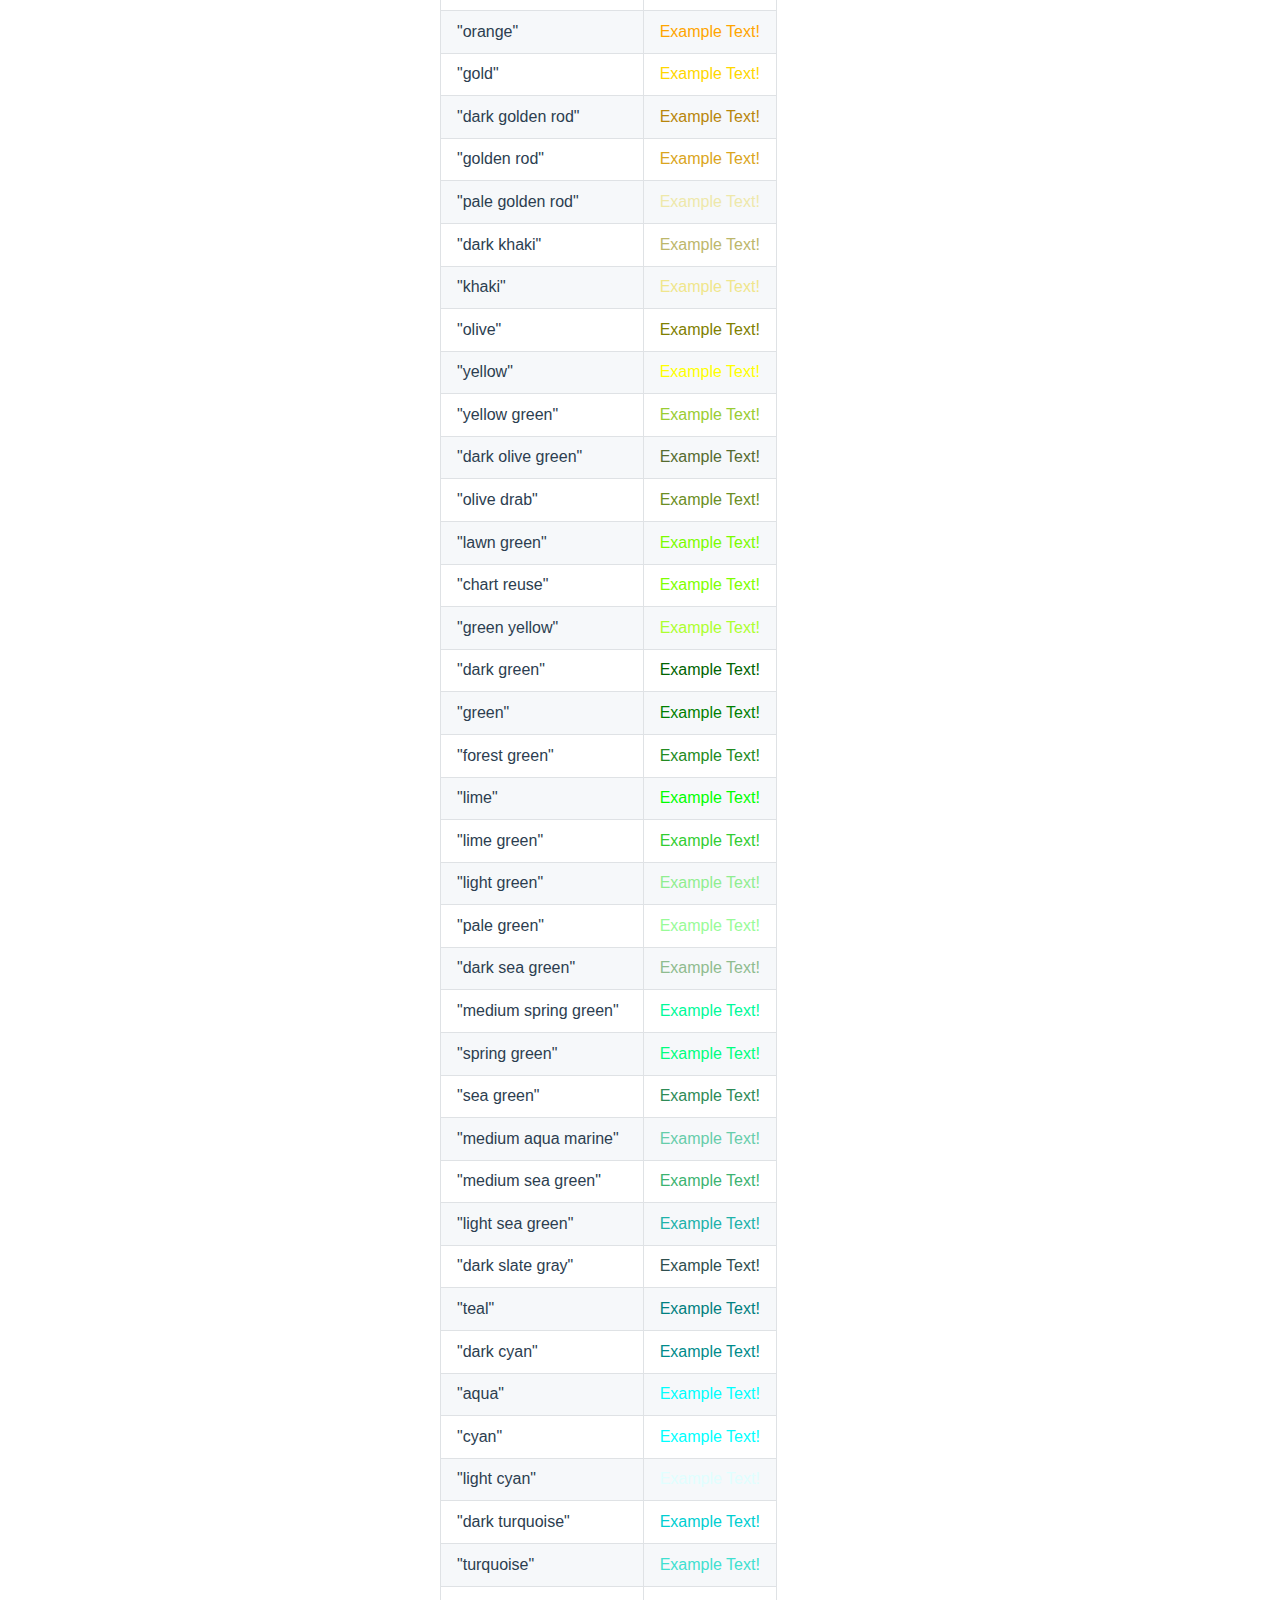
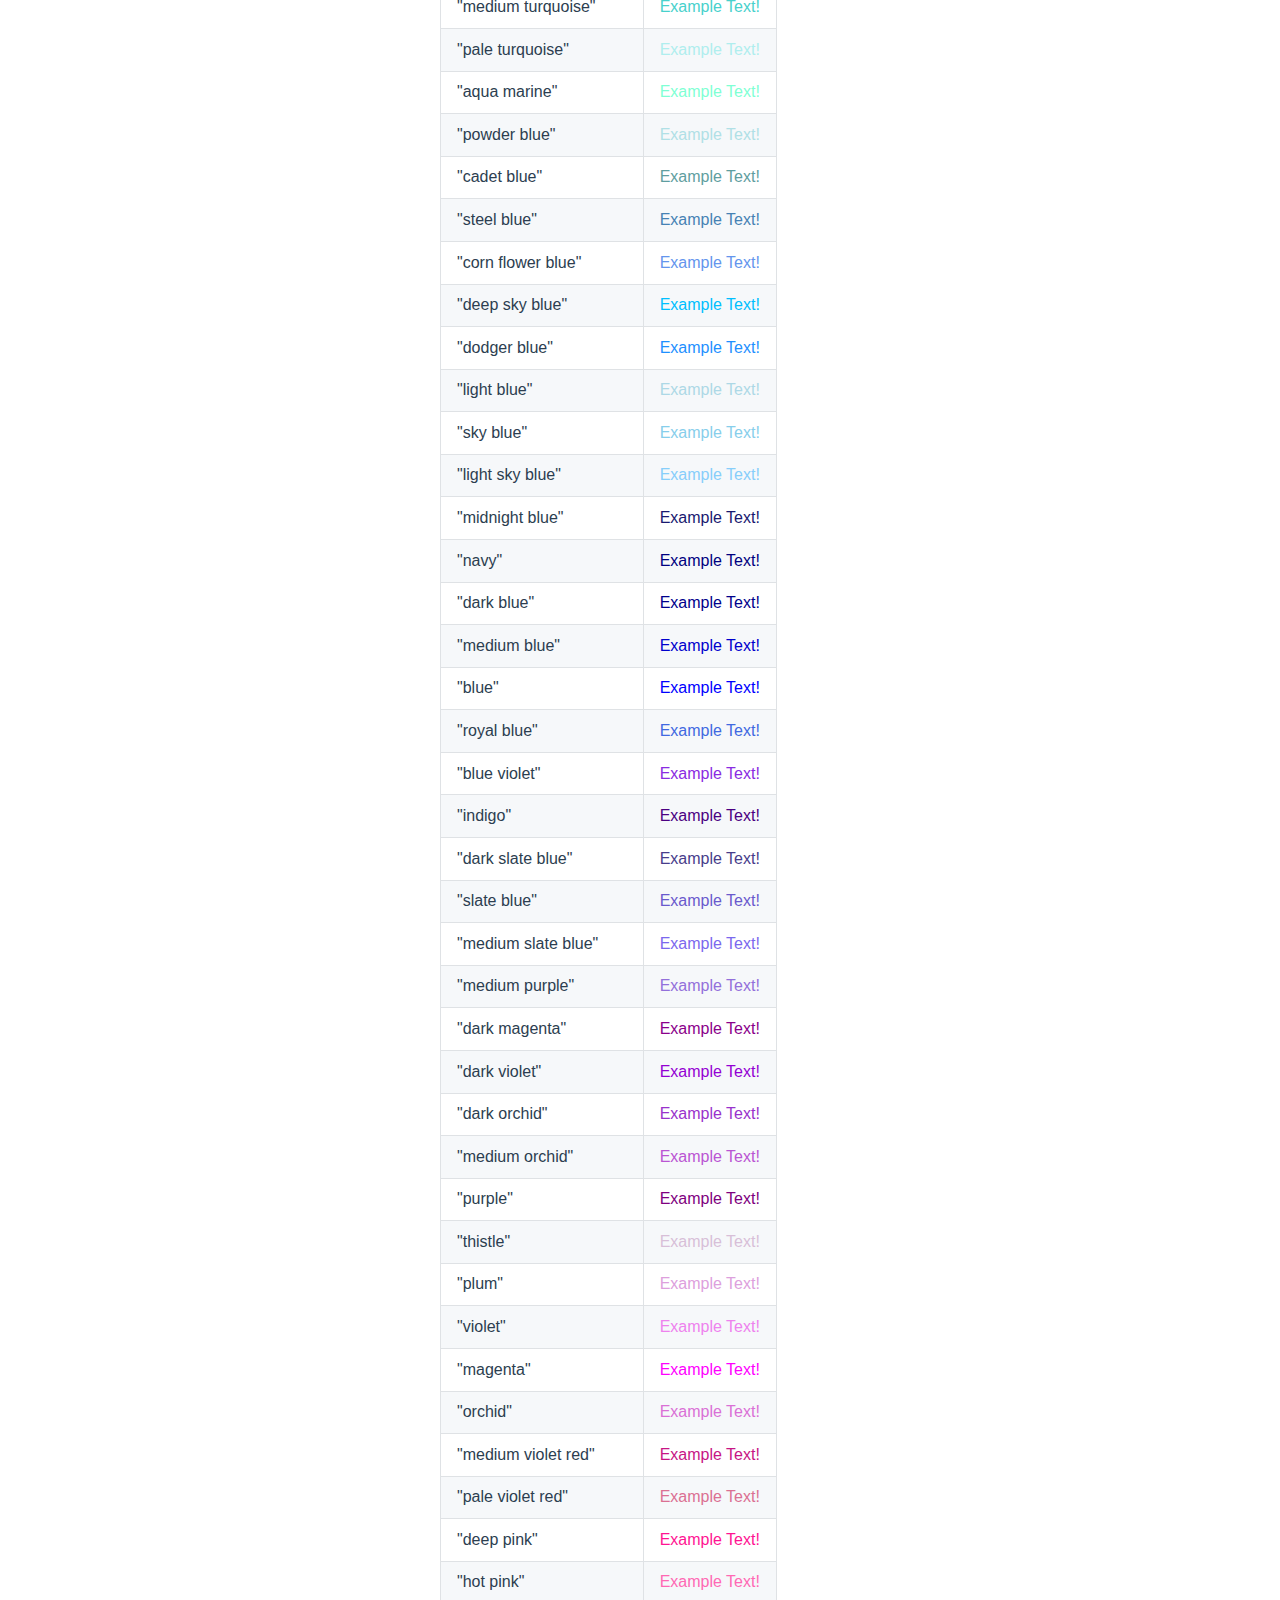
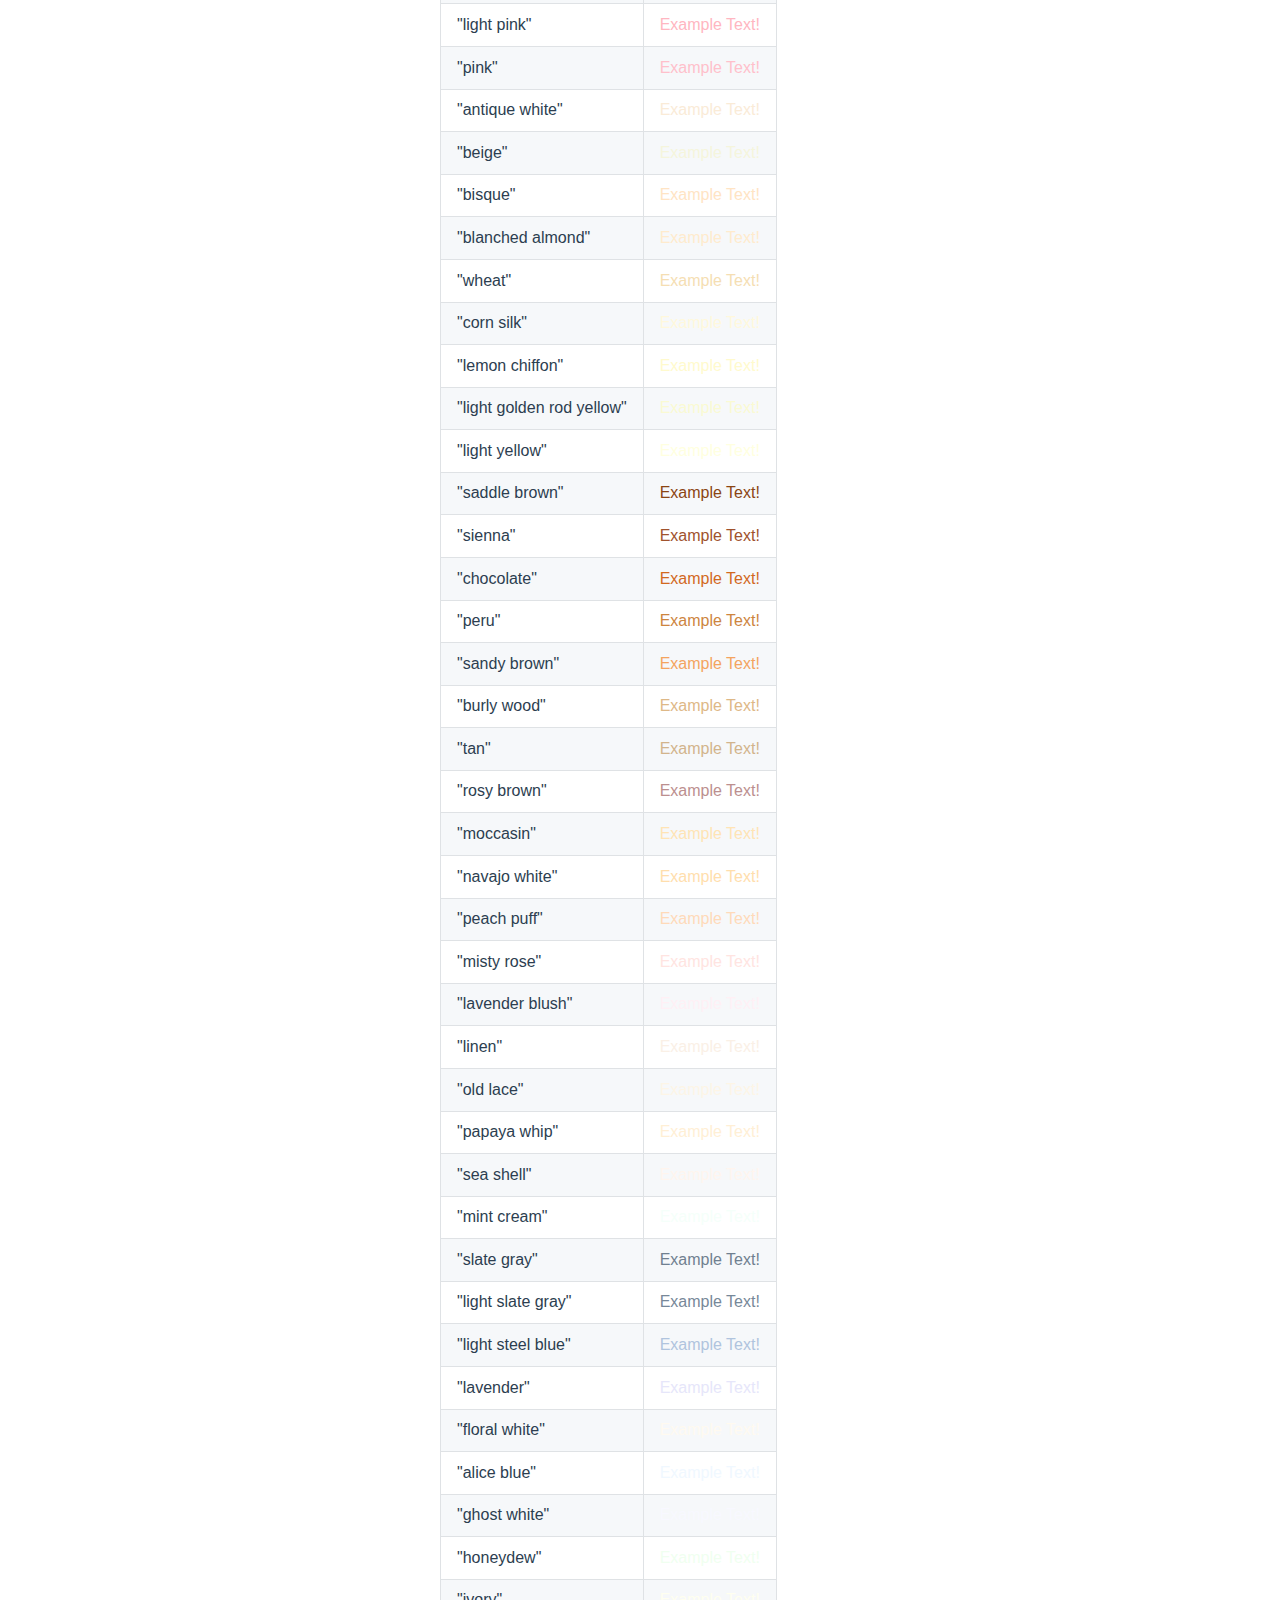
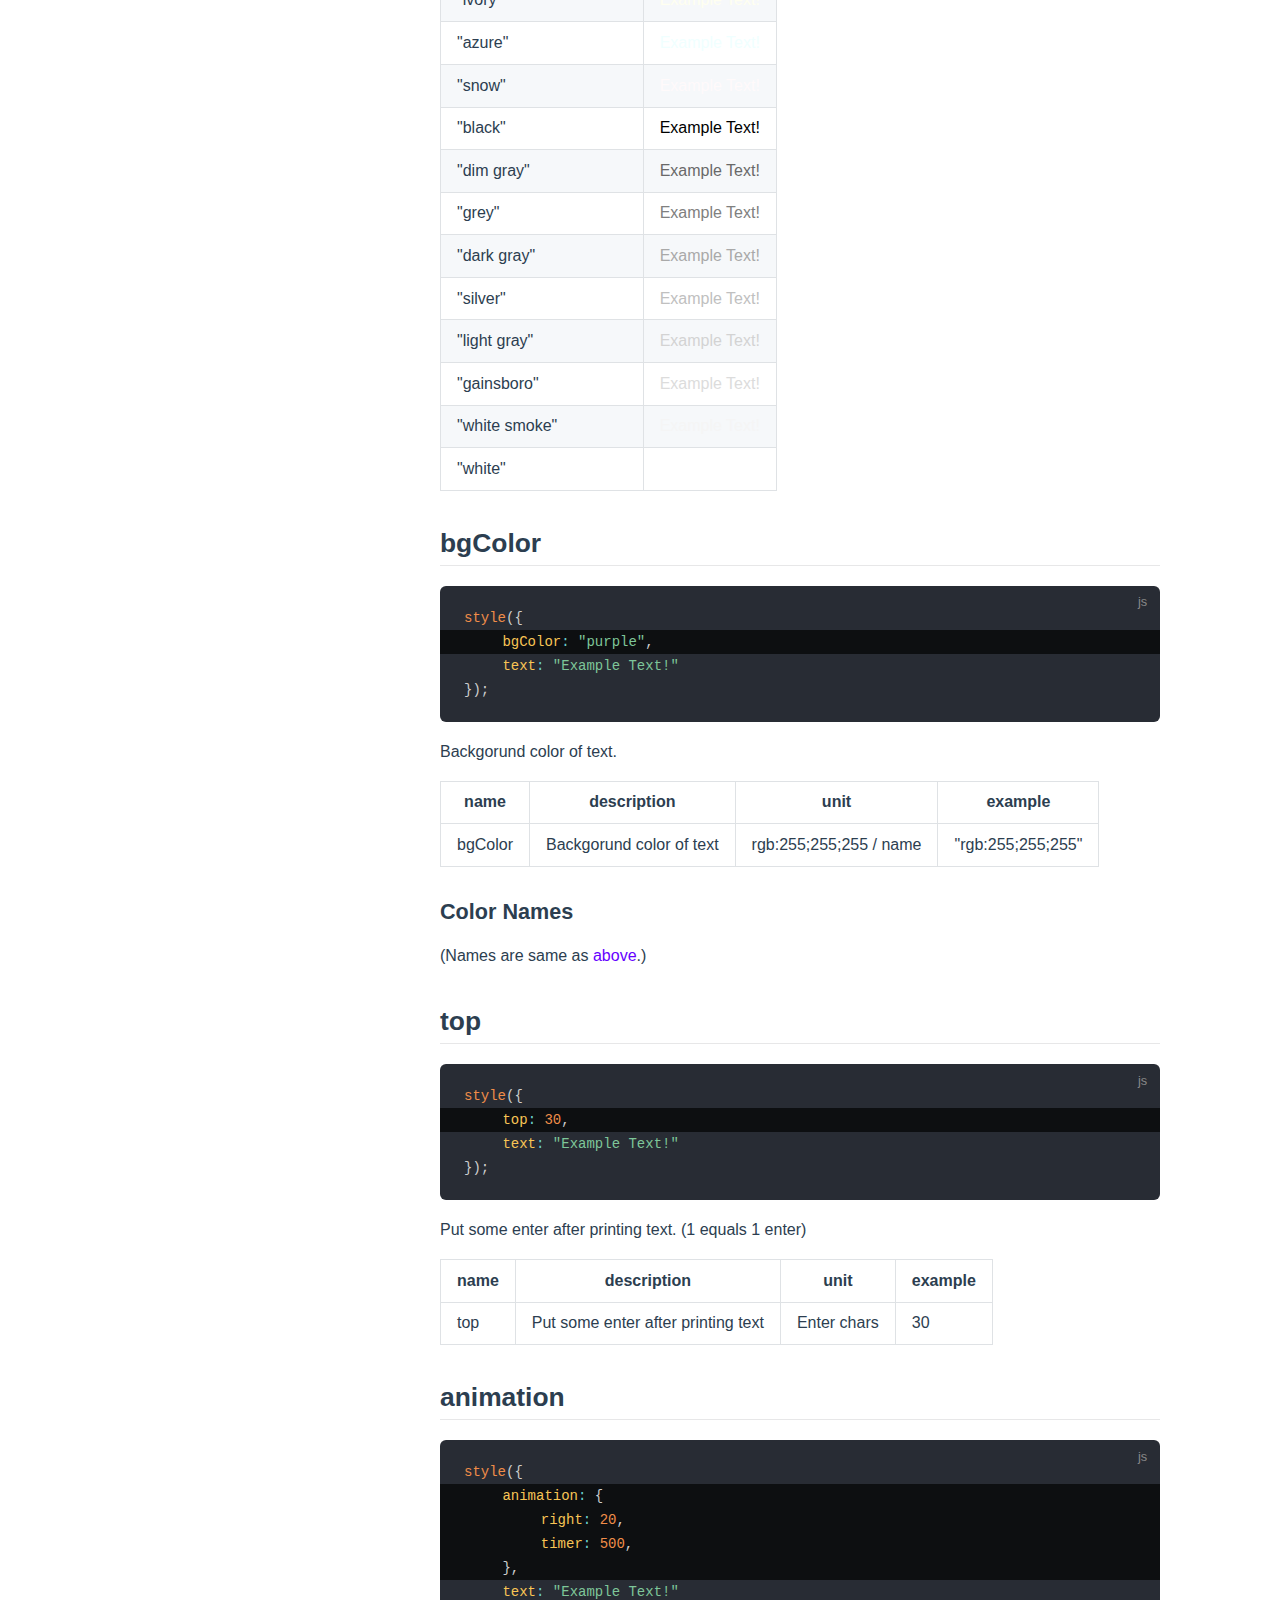
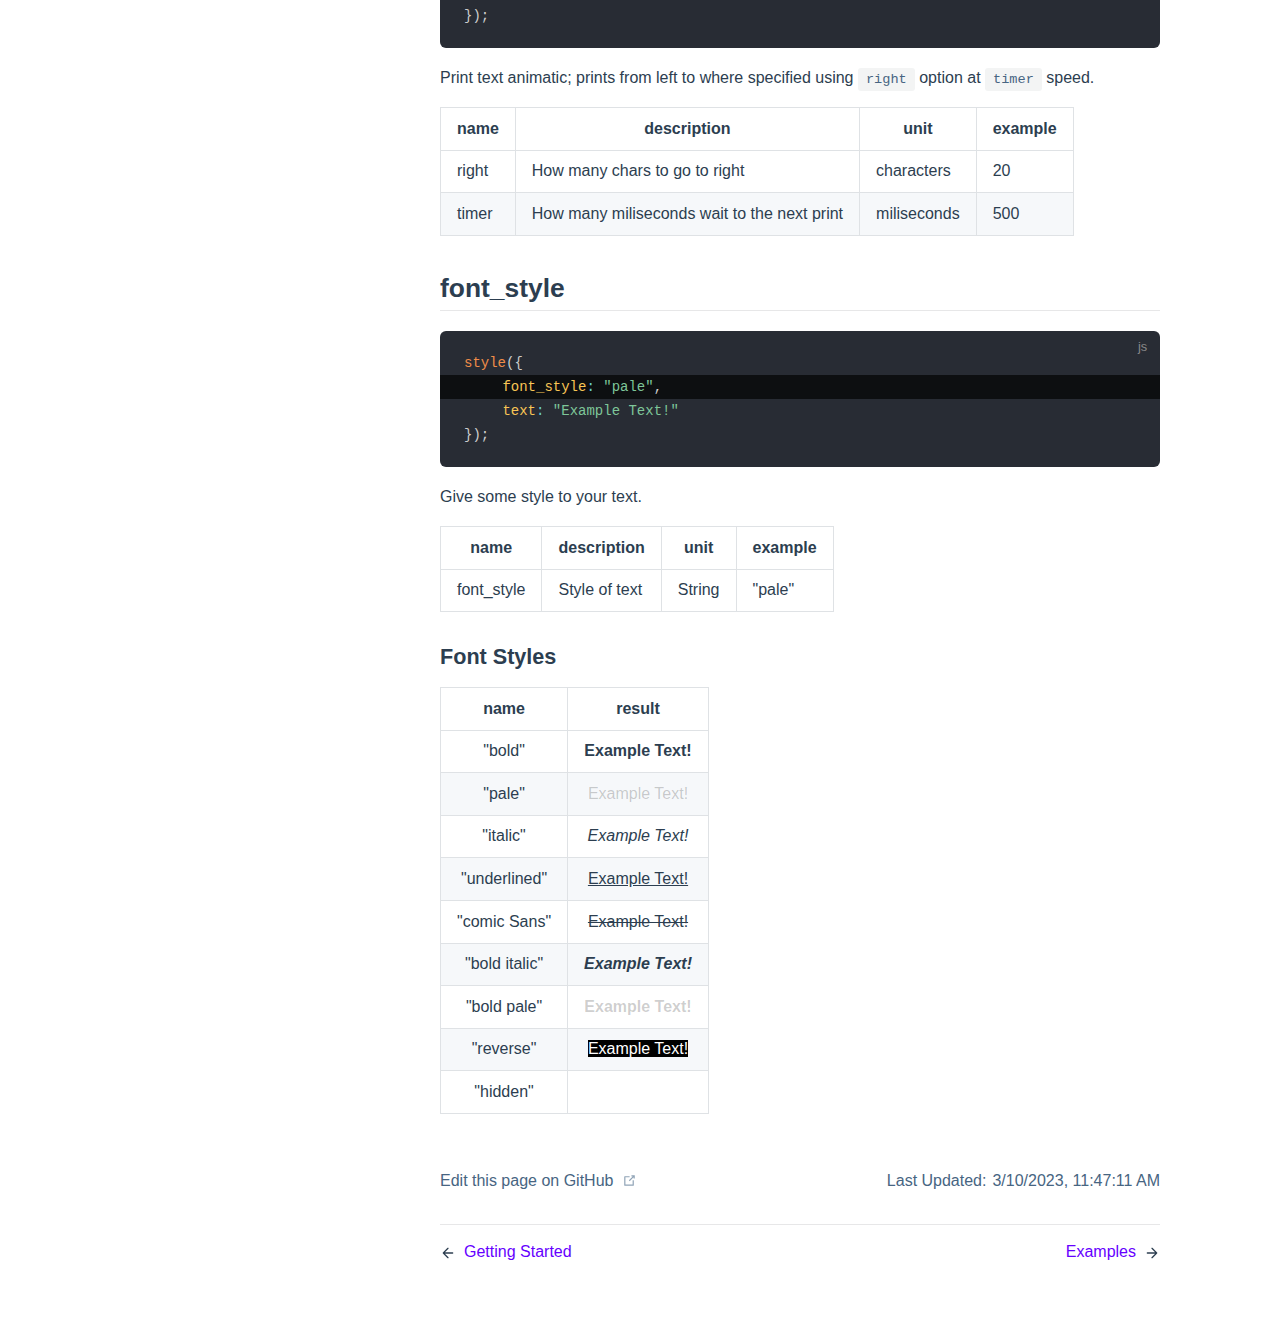
<file: guide/options.html>
<!DOCTYPE html>
<html lang="en-US">
  <head>
    <meta charset="utf-8">
    <meta name="viewport" content="width=device-width,initial-scale=1">
    <title>Options | cls.js</title>
    <meta name="description" content="A JS library for make beautiful terminal outputs.">
    <link rel="stylesheet" href="/assets/style.16db8252.css">
    <link rel="modulepreload" href="/assets/app.6f6450be.js">
    <link rel="modulepreload" href="/assets/guide_options.md.1baa5135.lean.js">
    
    <meta name="twitter:title" content="Options | cls.js">
  <meta property="og:title" content="Options | cls.js">
  </head>
  <body>
    <div id="app"><!--[--><div class="theme"><header class="nav-bar" data-v-675d8756><div class="sidebar-button" data-v-675d8756><svg class="icon" xmlns="http://www.w3.org/2000/svg" aria-hidden="true" role="img" viewBox="0 0 448 512"><path fill="currentColor" d="M436 124H12c-6.627 0-12-5.373-12-12V80c0-6.627 5.373-12 12-12h424c6.627 0 12 5.373 12 12v32c0 6.627-5.373 12-12 12zm0 160H12c-6.627 0-12-5.373-12-12v-32c0-6.627 5.373-12 12-12h424c6.627 0 12 5.373 12 12v32c0 6.627-5.373 12-12 12zm0 160H12c-6.627 0-12-5.373-12-12v-32c0-6.627 5.373-12 12-12h424c6.627 0 12 5.373 12 12v32c0 6.627-5.373 12-12 12z" class></path></svg></div><a class="nav-bar-title" href="/" aria-label="cls.js, back to home" data-v-675d8756 data-v-cc01ef16><!----> cls.js</a><div class="flex-grow" data-v-675d8756></div><div class="nav" data-v-675d8756><nav class="nav-links" data-v-675d8756 data-v-eab3edfe><!--[--><div class="item" data-v-eab3edfe><div class="nav-link" data-v-eab3edfe data-v-b8818f8c><a class="item active" href="/guide/getting-started" data-v-b8818f8c>Guide <!----></a></div></div><div class="item" data-v-eab3edfe><div class="nav-link" data-v-eab3edfe data-v-b8818f8c><a class="item" href="/examples/examples" data-v-b8818f8c>Examples <!----></a></div></div><!--]--><!----><div class="item" data-v-eab3edfe><div class="nav-link" data-v-eab3edfe data-v-b8818f8c><a class="item isExternal" href="https://github.com/hamidreza01/cls.js" target="_blank" rel="noopener noreferrer" data-v-b8818f8c>GitHub <svg class="icon outbound" xmlns="http://www.w3.org/2000/svg" aria-hidden="true" x="0px" y="0px" viewbox="0 0 100 100" width="15" height="15" data-v-b8818f8c><path fill="currentColor" d="M18.8,85.1h56l0,0c2.2,0,4-1.8,4-4v-32h-8v28h-48v-48h28v-8h-32l0,0c-2.2,0-4,1.8-4,4v56C14.8,83.3,16.6,85.1,18.8,85.1z"></path><polygon fill="currentColor" points="45.7,48.7 51.3,54.3 77.2,28.5 77.2,37.2 85.2,37.2 85.2,14.9 62.8,14.9 62.8,22.9 71.5,22.9"></polygon></svg></a></div></div></nav></div><!--[--><!--]--></header><aside class="sidebar" data-v-83e92a68><nav class="nav-links nav" data-v-83e92a68 data-v-eab3edfe><!--[--><div class="item" data-v-eab3edfe><div class="nav-link" data-v-eab3edfe data-v-b8818f8c><a class="item active" href="/guide/getting-started" data-v-b8818f8c>Guide <!----></a></div></div><div class="item" data-v-eab3edfe><div class="nav-link" data-v-eab3edfe data-v-b8818f8c><a class="item" href="/examples/examples" data-v-b8818f8c>Examples <!----></a></div></div><!--]--><!----><div class="item" data-v-eab3edfe><div class="nav-link" data-v-eab3edfe data-v-b8818f8c><a class="item isExternal" href="https://github.com/hamidreza01/cls.js" target="_blank" rel="noopener noreferrer" data-v-b8818f8c>GitHub <svg class="icon outbound" xmlns="http://www.w3.org/2000/svg" aria-hidden="true" x="0px" y="0px" viewbox="0 0 100 100" width="15" height="15" data-v-b8818f8c><path fill="currentColor" d="M18.8,85.1h56l0,0c2.2,0,4-1.8,4-4v-32h-8v28h-48v-48h28v-8h-32l0,0c-2.2,0-4,1.8-4,4v56C14.8,83.3,16.6,85.1,18.8,85.1z"></path><polygon fill="currentColor" points="45.7,48.7 51.3,54.3 77.2,28.5 77.2,37.2 85.2,37.2 85.2,14.9 62.8,14.9 62.8,22.9 71.5,22.9"></polygon></svg></a></div></div></nav><!--[--><!--]--><ul class="sidebar-links" data-v-83e92a68><!--[--><li class="sidebar-link"><p class="sidebar-link-item">Introduction</p><ul class="sidebar-links"><li class="sidebar-link"><a class="sidebar-link-item" href="/guide/getting-started">Getting Started</a><!----></li><li class="sidebar-link"><a class="sidebar-link-item active" href="/guide/options">Options</a><ul class="sidebar-links"><li class="sidebar-link"><a class="sidebar-link-item" href="#text">text</a><!----></li><li class="sidebar-link"><a class="sidebar-link-item" href="#color">color</a><ul class="sidebar-links"><li class="sidebar-link"><a class="sidebar-link-item" href="#color-names">Color Names</a><!----></li></ul></li><li class="sidebar-link"><a class="sidebar-link-item" href="#bgcolor">bgColor</a><ul class="sidebar-links"><li class="sidebar-link"><a class="sidebar-link-item" href="#color-names-1">Color Names</a><!----></li></ul></li><li class="sidebar-link"><a class="sidebar-link-item" href="#top">top</a><!----></li><li class="sidebar-link"><a class="sidebar-link-item" href="#animation">animation</a><!----></li><li class="sidebar-link"><a class="sidebar-link-item" href="#font-style">font_style</a><ul class="sidebar-links"><li class="sidebar-link"><a class="sidebar-link-item" href="#font-styles">Font Styles</a><!----></li></ul></li></ul></li></ul></li><li class="sidebar-link"><p class="sidebar-link-item">Examples</p><ul class="sidebar-links"><li class="sidebar-link"><a class="sidebar-link-item" href="/examples/examples">Examples</a><!----></li></ul></li><!--]--></ul><!--[--><!--]--></aside><div class="sidebar-mask"></div><main class="page" data-v-7eddb2c4><div class="container" data-v-7eddb2c4><!--[--><!--]--><div style="position:relative;" class="content" data-v-7eddb2c4><div><h1 id="options" tabindex="-1">Options <a class="header-anchor" href="#options" aria-hidden="true">#</a></h1><h2 id="text" tabindex="-1">text <a class="header-anchor" href="#text" aria-hidden="true">#</a></h2><div class="language-javascript"><div class="highlight-lines"><br><div class="highlighted"> </div><br><br></div><pre><code><span class="token function">style</span><span class="token punctuation">(</span><span class="token punctuation">{</span>
	<span class="token literal-property property">text</span><span class="token operator">:</span> <span class="token string">&quot;Example Text!&quot;</span>
<span class="token punctuation">}</span><span class="token punctuation">)</span><span class="token punctuation">;</span>
</code></pre></div><p>What to log in command line / terminal?</p><table><thead><tr><th>name</th><th>description</th><th>unit</th><th>example</th></tr></thead><tbody><tr><td>text</td><td>What to log?</td><td>String</td><td>&quot;Example Text!&quot;</td></tr></tbody></table><h2 id="color" tabindex="-1">color <a class="header-anchor" href="#color" aria-hidden="true">#</a></h2><div class="language-javascript"><div class="highlight-lines"><br><div class="highlighted"> </div><br><br><br></div><pre><code><span class="token function">style</span><span class="token punctuation">(</span><span class="token punctuation">{</span>
	<span class="token literal-property property">color</span><span class="token operator">:</span> <span class="token string">&quot;purple&quot;</span><span class="token punctuation">,</span>
	<span class="token literal-property property">text</span><span class="token operator">:</span> <span class="token string">&quot;Example Text!&quot;</span>
<span class="token punctuation">}</span><span class="token punctuation">)</span><span class="token punctuation">;</span>
</code></pre></div><p>Color of text.</p><table><thead><tr><th>name</th><th>description</th><th>unit</th><th>example</th></tr></thead><tbody><tr><td>color</td><td>color of text</td><td>rgb:255;255;255 / name</td><td>&quot;rgb:255;255;255&quot;</td></tr></tbody></table><h3 id="color-names" tabindex="-1">Color Names <a class="header-anchor" href="#color-names" aria-hidden="true">#</a></h3><table><thead><tr><th>name</th><th>result</th></tr></thead><tbody><tr><td>&quot;maroon&quot;</td><td><span style="color:rgb(128,0,0);">Example Text!</span></td></tr><tr><td>&quot;dark red&quot;</td><td><span style="color:rgb(139,0,0);">Example Text!</span></td></tr><tr><td>&quot;brown&quot;</td><td><span style="color:rgb(165,42,42);">Example Text!</span></td></tr><tr><td>&quot;firebrick&quot;</td><td><span style="color:rgb(178,34,34);">Example Text!</span></td></tr><tr><td>&quot;crimson&quot;</td><td><span style="color:rgb(220,20,60);">Example Text!</span></td></tr><tr><td>&quot;red&quot;</td><td><span style="color:rgb(255,0,0);">Example Text!</span></td></tr><tr><td>&quot;tomato&quot;</td><td><span style="color:rgb(255,99,71);">Example Text!</span></td></tr><tr><td>&quot;coral&quot;</td><td><span style="color:rgb(255,127,80);">Example Text!</span></td></tr><tr><td>&quot;indian red&quot;</td><td><span style="color:rgb(205,92,92);">Example Text!</span></td></tr><tr><td>&quot;light coral&quot;</td><td><span style="color:rgb(240,128,128);">Example Text!</span></td></tr><tr><td>&quot;dark salmon&quot;</td><td><span style="color:rgb(233,150,122);">Example Text!</span></td></tr><tr><td>&quot;salmon&quot;</td><td><span style="color:rgb(250,128,114);">Example Text!</span></td></tr><tr><td>&quot;light salmon&quot;</td><td><span style="color:rgb(255,160,122);">Example Text!</span></td></tr><tr><td>&quot;orange red&quot;</td><td><span style="color:rgb(255,69,0);">Example Text!</span></td></tr><tr><td>&quot;dark orange&quot;</td><td><span style="color:rgb(255,140,0);">Example Text!</span></td></tr><tr><td>&quot;orange&quot;</td><td><span style="color:rgb(255,165,0);">Example Text!</span></td></tr><tr><td>&quot;gold&quot;</td><td><span style="color:rgb(255,215,0);">Example Text!</span></td></tr><tr><td>&quot;dark golden rod&quot;</td><td><span style="color:rgb(184,134,11);">Example Text!</span></td></tr><tr><td>&quot;golden rod&quot;</td><td><span style="color:rgb(218,165,32);">Example Text!</span></td></tr><tr><td>&quot;pale golden rod&quot;</td><td><span style="color:rgb(238,232,170);">Example Text!</span></td></tr><tr><td>&quot;dark khaki&quot;</td><td><span style="color:rgb(189,183,107);">Example Text!</span></td></tr><tr><td>&quot;khaki&quot;</td><td><span style="color:rgb(240,230,140);">Example Text!</span></td></tr><tr><td>&quot;olive&quot;</td><td><span style="color:rgb(128,128,0);">Example Text!</span></td></tr><tr><td>&quot;yellow&quot;</td><td><span style="color:rgb(255,255,0);">Example Text!</span></td></tr><tr><td>&quot;yellow green&quot;</td><td><span style="color:rgb(154,205,50);">Example Text!</span></td></tr><tr><td>&quot;dark olive green&quot;</td><td><span style="color:rgb(85,107,47);">Example Text!</span></td></tr><tr><td>&quot;olive drab&quot;</td><td><span style="color:rgb(107,142,35);">Example Text!</span></td></tr><tr><td>&quot;lawn green&quot;</td><td><span style="color:rgb(124,252,0);">Example Text!</span></td></tr><tr><td>&quot;chart reuse&quot;</td><td><span style="color:rgb(127,255,0);">Example Text!</span></td></tr><tr><td>&quot;green yellow&quot;</td><td><span style="color:rgb(173,255,47);">Example Text!</span></td></tr><tr><td>&quot;dark green&quot;</td><td><span style="color:rgb(0,100,0);">Example Text!</span></td></tr><tr><td>&quot;green&quot;</td><td><span style="color:rgb(0,128,0);">Example Text!</span></td></tr><tr><td>&quot;forest green&quot;</td><td><span style="color:rgb(34,139,34);">Example Text!</span></td></tr><tr><td>&quot;lime&quot;</td><td><span style="color:rgb(0,255,0);">Example Text!</span></td></tr><tr><td>&quot;lime green&quot;</td><td><span style="color:rgb(50,205,50);">Example Text!</span></td></tr><tr><td>&quot;light green&quot;</td><td><span style="color:rgb(144,238,144);">Example Text!</span></td></tr><tr><td>&quot;pale green&quot;</td><td><span style="color:rgb(152,251,152);">Example Text!</span></td></tr><tr><td>&quot;dark sea green&quot;</td><td><span style="color:rgb(143,188,143);">Example Text!</span></td></tr><tr><td>&quot;medium spring green&quot;</td><td><span style="color:rgb(0,250,154);">Example Text!</span></td></tr><tr><td>&quot;spring green&quot;</td><td><span style="color:rgb(0,255,127);">Example Text!</span></td></tr><tr><td>&quot;sea green&quot;</td><td><span style="color:rgb(46,139,87);">Example Text!</span></td></tr><tr><td>&quot;medium aqua marine&quot;</td><td><span style="color:rgb(102,205,170);">Example Text!</span></td></tr><tr><td>&quot;medium sea green&quot;</td><td><span style="color:rgb(60,179,113);">Example Text!</span></td></tr><tr><td>&quot;light sea green&quot;</td><td><span style="color:rgb(32,178,170);">Example Text!</span></td></tr><tr><td>&quot;dark slate gray&quot;</td><td><span style="color:rgb(47,79,79);">Example Text!</span></td></tr><tr><td>&quot;teal&quot;</td><td><span style="color:rgb(0,128,128);">Example Text!</span></td></tr><tr><td>&quot;dark cyan&quot;</td><td><span style="color:rgb(0,139,139);">Example Text!</span></td></tr><tr><td>&quot;aqua&quot;</td><td><span style="color:rgb(0,255,255);">Example Text!</span></td></tr><tr><td>&quot;cyan&quot;</td><td><span style="color:rgb(0,255,255);">Example Text!</span></td></tr><tr><td>&quot;light cyan&quot;</td><td><span style="color:rgb(224,255,255);">Example Text!</span></td></tr><tr><td>&quot;dark turquoise&quot;</td><td><span style="color:rgb(0,206,209);">Example Text!</span></td></tr><tr><td>&quot;turquoise&quot;</td><td><span style="color:rgb(64,224,208);">Example Text!</span></td></tr><tr><td>&quot;medium turquoise&quot;</td><td><span style="color:rgb(72,209,204);">Example Text!</span></td></tr><tr><td>&quot;pale turquoise&quot;</td><td><span style="color:rgb(175,238,238);">Example Text!</span></td></tr><tr><td>&quot;aqua marine&quot;</td><td><span style="color:rgb(127,255,212);">Example Text!</span></td></tr><tr><td>&quot;powder blue&quot;</td><td><span style="color:rgb(176,224,230);">Example Text!</span></td></tr><tr><td>&quot;cadet blue&quot;</td><td><span style="color:rgb(95,158,160);">Example Text!</span></td></tr><tr><td>&quot;steel blue&quot;</td><td><span style="color:rgb(70,130,180);">Example Text!</span></td></tr><tr><td>&quot;corn flower blue&quot;</td><td><span style="color:rgb(100,149,237);">Example Text!</span></td></tr><tr><td>&quot;deep sky blue&quot;</td><td><span style="color:rgb(0,191,255);">Example Text!</span></td></tr><tr><td>&quot;dodger blue&quot;</td><td><span style="color:rgb(30,144,255);">Example Text!</span></td></tr><tr><td>&quot;light blue&quot;</td><td><span style="color:rgb(173,216,230);">Example Text!</span></td></tr><tr><td>&quot;sky blue&quot;</td><td><span style="color:rgb(135,206,235);">Example Text!</span></td></tr><tr><td>&quot;light sky blue&quot;</td><td><span style="color:rgb(135,206,250);">Example Text!</span></td></tr><tr><td>&quot;midnight blue&quot;</td><td><span style="color:rgb(25,25,112);">Example Text!</span></td></tr><tr><td>&quot;navy&quot;</td><td><span style="color:rgb(0,0,128);">Example Text!</span></td></tr><tr><td>&quot;dark blue&quot;</td><td><span style="color:rgb(0,0,139);">Example Text!</span></td></tr><tr><td>&quot;medium blue&quot;</td><td><span style="color:rgb(0,0,205);">Example Text!</span></td></tr><tr><td>&quot;blue&quot;</td><td><span style="color:rgb(0,0,255);">Example Text!</span></td></tr><tr><td>&quot;royal blue&quot;</td><td><span style="color:rgb(65,105,225);">Example Text!</span></td></tr><tr><td>&quot;blue violet&quot;</td><td><span style="color:rgb(138,43,226);">Example Text!</span></td></tr><tr><td>&quot;indigo&quot;</td><td><span style="color:rgb(75,0,130);">Example Text!</span></td></tr><tr><td>&quot;dark slate blue&quot;</td><td><span style="color:rgb(72,61,139);">Example Text!</span></td></tr><tr><td>&quot;slate blue&quot;</td><td><span style="color:rgb(106,90,205);">Example Text!</span></td></tr><tr><td>&quot;medium slate blue&quot;</td><td><span style="color:rgb(123,104,238);">Example Text!</span></td></tr><tr><td>&quot;medium purple&quot;</td><td><span style="color:rgb(147,112,219);">Example Text!</span></td></tr><tr><td>&quot;dark magenta&quot;</td><td><span style="color:rgb(139,0,139);">Example Text!</span></td></tr><tr><td>&quot;dark violet&quot;</td><td><span style="color:rgb(148,0,211);">Example Text!</span></td></tr><tr><td>&quot;dark orchid&quot;</td><td><span style="color:rgb(153,50,204);">Example Text!</span></td></tr><tr><td>&quot;medium orchid&quot;</td><td><span style="color:rgb(186,85,211);">Example Text!</span></td></tr><tr><td>&quot;purple&quot;</td><td><span style="color:rgb(128,0,128);">Example Text!</span></td></tr><tr><td>&quot;thistle&quot;</td><td><span style="color:rgb(216,191,216);">Example Text!</span></td></tr><tr><td>&quot;plum&quot;</td><td><span style="color:rgb(221,160,221);">Example Text!</span></td></tr><tr><td>&quot;violet&quot;</td><td><span style="color:rgb(238,130,238);">Example Text!</span></td></tr><tr><td>&quot;magenta&quot;</td><td><span style="color:rgb(255,0,255);">Example Text!</span></td></tr><tr><td>&quot;orchid&quot;</td><td><span style="color:rgb(218,112,214);">Example Text!</span></td></tr><tr><td>&quot;medium violet red&quot;</td><td><span style="color:rgb(199,21,133);">Example Text!</span></td></tr><tr><td>&quot;pale violet red&quot;</td><td><span style="color:rgb(219,112,147);">Example Text!</span></td></tr><tr><td>&quot;deep pink&quot;</td><td><span style="color:rgb(255,20,147);">Example Text!</span></td></tr><tr><td>&quot;hot pink&quot;</td><td><span style="color:rgb(255,105,180);">Example Text!</span></td></tr><tr><td>&quot;light pink&quot;</td><td><span style="color:rgb(255,182,193);">Example Text!</span></td></tr><tr><td>&quot;pink&quot;</td><td><span style="color:rgb(255,192,203);">Example Text!</span></td></tr><tr><td>&quot;antique white&quot;</td><td><span style="color:rgb(250,235,215);">Example Text!</span></td></tr><tr><td>&quot;beige&quot;</td><td><span style="color:rgb(245,245,220);">Example Text!</span></td></tr><tr><td>&quot;bisque&quot;</td><td><span style="color:rgb(255,228,196);">Example Text!</span></td></tr><tr><td>&quot;blanched almond&quot;</td><td><span style="color:rgb(255,235,205);">Example Text!</span></td></tr><tr><td>&quot;wheat&quot;</td><td><span style="color:rgb(245,222,179);">Example Text!</span></td></tr><tr><td>&quot;corn silk&quot;</td><td><span style="color:rgb(255,248,220);">Example Text!</span></td></tr><tr><td>&quot;lemon chiffon&quot;</td><td><span style="color:rgb(255,250,205);">Example Text!</span></td></tr><tr><td>&quot;light golden rod yellow&quot;</td><td><span style="color:rgb(250,250,210);">Example Text!</span></td></tr><tr><td>&quot;light yellow&quot;</td><td><span style="color:rgb(255,255,224);">Example Text!</span></td></tr><tr><td>&quot;saddle brown&quot;</td><td><span style="color:rgb(139,69,19);">Example Text!</span></td></tr><tr><td>&quot;sienna&quot;</td><td><span style="color:rgb(160,82,45);">Example Text!</span></td></tr><tr><td>&quot;chocolate&quot;</td><td><span style="color:rgb(210,105,30);">Example Text!</span></td></tr><tr><td>&quot;peru&quot;</td><td><span style="color:rgb(205,133,63);">Example Text!</span></td></tr><tr><td>&quot;sandy brown&quot;</td><td><span style="color:rgb(244,164,96);">Example Text!</span></td></tr><tr><td>&quot;burly wood&quot;</td><td><span style="color:rgb(222,184,135);">Example Text!</span></td></tr><tr><td>&quot;tan&quot;</td><td><span style="color:rgb(210,180,140);">Example Text!</span></td></tr><tr><td>&quot;rosy brown&quot;</td><td><span style="color:rgb(188,143,143);">Example Text!</span></td></tr><tr><td>&quot;moccasin&quot;</td><td><span style="color:rgb(255,228,181);">Example Text!</span></td></tr><tr><td>&quot;navajo white&quot;</td><td><span style="color:rgb(255,222,173);">Example Text!</span></td></tr><tr><td>&quot;peach puff&quot;</td><td><span style="color:rgb(255,218,185);">Example Text!</span></td></tr><tr><td>&quot;misty rose&quot;</td><td><span style="color:rgb(255,228,225);">Example Text!</span></td></tr><tr><td>&quot;lavender blush&quot;</td><td><span style="color:rgb(255,240,245);">Example Text!</span></td></tr><tr><td>&quot;linen&quot;</td><td><span style="color:rgb(250,240,230);">Example Text!</span></td></tr><tr><td>&quot;old lace&quot;</td><td><span style="color:rgb(253,245,230);">Example Text!</span></td></tr><tr><td>&quot;papaya whip&quot;</td><td><span style="color:rgb(255,239,213);">Example Text!</span></td></tr><tr><td>&quot;sea shell&quot;</td><td><span style="color:rgb(255,245,238);">Example Text!</span></td></tr><tr><td>&quot;mint cream&quot;</td><td><span style="color:rgb(245,255,250);">Example Text!</span></td></tr><tr><td>&quot;slate gray&quot;</td><td><span style="color:rgb(112,128,144);">Example Text!</span></td></tr><tr><td>&quot;light slate gray&quot;</td><td><span style="color:rgb(119,136,153);">Example Text!</span></td></tr><tr><td>&quot;light steel blue&quot;</td><td><span style="color:rgb(176,196,222);">Example Text!</span></td></tr><tr><td>&quot;lavender&quot;</td><td><span style="color:rgb(230,230,250);">Example Text!</span></td></tr><tr><td>&quot;floral white&quot;</td><td><span style="color:rgb(255,250,240);">Example Text!</span></td></tr><tr><td>&quot;alice blue&quot;</td><td><span style="color:rgb(240,248,255);">Example Text!</span></td></tr><tr><td>&quot;ghost white&quot;</td><td><span style="color:rgb(248,248,255);">Example Text!</span></td></tr><tr><td>&quot;honeydew&quot;</td><td><span style="color:rgb(240,255,240);">Example Text!</span></td></tr><tr><td>&quot;ivory&quot;</td><td><span style="color:rgb(255,255,240);">Example Text!</span></td></tr><tr><td>&quot;azure&quot;</td><td><span style="color:rgb(240,255,255);">Example Text!</span></td></tr><tr><td>&quot;snow&quot;</td><td><span style="color:rgb(255,250,250);">Example Text!</span></td></tr><tr><td>&quot;black&quot;</td><td><span style="color:rgb(0,0,0);">Example Text!</span></td></tr><tr><td>&quot;dim gray&quot;</td><td><span style="color:rgb(105,105,105);">Example Text!</span></td></tr><tr><td>&quot;grey&quot;</td><td><span style="color:rgb(128,128,128);">Example Text!</span></td></tr><tr><td>&quot;dark gray&quot;</td><td><span style="color:rgb(169,169,169);">Example Text!</span></td></tr><tr><td>&quot;silver&quot;</td><td><span style="color:rgb(192,192,192);">Example Text!</span></td></tr><tr><td>&quot;light gray&quot;</td><td><span style="color:rgb(211,211,211);">Example Text!</span></td></tr><tr><td>&quot;gainsboro&quot;</td><td><span style="color:rgb(220,220,220);">Example Text!</span></td></tr><tr><td>&quot;white smoke&quot;</td><td><span style="color:rgb(245,245,245);">Example Text!</span></td></tr><tr><td>&quot;white&quot;</td><td><span style="color:rgb(255,255,255);">Example Text!</span></td></tr></tbody></table><h2 id="bgcolor" tabindex="-1">bgColor <a class="header-anchor" href="#bgcolor" aria-hidden="true">#</a></h2><div class="language-javascript"><div class="highlight-lines"><br><div class="highlighted"> </div><br><br><br></div><pre><code><span class="token function">style</span><span class="token punctuation">(</span><span class="token punctuation">{</span>
	<span class="token literal-property property">bgColor</span><span class="token operator">:</span> <span class="token string">&quot;purple&quot;</span><span class="token punctuation">,</span>
	<span class="token literal-property property">text</span><span class="token operator">:</span> <span class="token string">&quot;Example Text!&quot;</span>
<span class="token punctuation">}</span><span class="token punctuation">)</span><span class="token punctuation">;</span>
</code></pre></div><p>Backgorund color of text.</p><table><thead><tr><th>name</th><th>description</th><th>unit</th><th>example</th></tr></thead><tbody><tr><td>bgColor</td><td>Backgorund color of text</td><td>rgb:255;255;255 / name</td><td>&quot;rgb:255;255;255&quot;</td></tr></tbody></table><h3 id="color-names-1" tabindex="-1">Color Names <a class="header-anchor" href="#color-names-1" aria-hidden="true">#</a></h3><p>(Names are same as <a href="#color-names">above</a>.)</p><h2 id="top" tabindex="-1">top <a class="header-anchor" href="#top" aria-hidden="true">#</a></h2><div class="language-javascript"><div class="highlight-lines"><br><div class="highlighted"> </div><br><br><br></div><pre><code><span class="token function">style</span><span class="token punctuation">(</span><span class="token punctuation">{</span>
	<span class="token literal-property property">top</span><span class="token operator">:</span> <span class="token number">30</span><span class="token punctuation">,</span>
	<span class="token literal-property property">text</span><span class="token operator">:</span> <span class="token string">&quot;Example Text!&quot;</span>
<span class="token punctuation">}</span><span class="token punctuation">)</span><span class="token punctuation">;</span>
</code></pre></div><p>Put some enter after printing text. (1 equals 1 enter)</p><table><thead><tr><th>name</th><th>description</th><th>unit</th><th>example</th></tr></thead><tbody><tr><td>top</td><td>Put some enter after printing text</td><td>Enter chars</td><td>30</td></tr></tbody></table><h2 id="animation" tabindex="-1">animation <a class="header-anchor" href="#animation" aria-hidden="true">#</a></h2><div class="language-javascript"><div class="highlight-lines"><br><div class="highlighted"> </div><div class="highlighted"> </div><div class="highlighted"> </div><div class="highlighted"> </div><br><br><br></div><pre><code><span class="token function">style</span><span class="token punctuation">(</span><span class="token punctuation">{</span>
	<span class="token literal-property property">animation</span><span class="token operator">:</span> <span class="token punctuation">{</span>
		<span class="token literal-property property">right</span><span class="token operator">:</span> <span class="token number">20</span><span class="token punctuation">,</span>
		<span class="token literal-property property">timer</span><span class="token operator">:</span> <span class="token number">500</span><span class="token punctuation">,</span>
	<span class="token punctuation">}</span><span class="token punctuation">,</span>
	<span class="token literal-property property">text</span><span class="token operator">:</span> <span class="token string">&quot;Example Text!&quot;</span>
<span class="token punctuation">}</span><span class="token punctuation">)</span><span class="token punctuation">;</span>
</code></pre></div><p>Print text animatic; prints from left to where specified using <code>right</code> option at <code>timer</code> speed.</p><table><thead><tr><th>name</th><th>description</th><th>unit</th><th>example</th></tr></thead><tbody><tr><td>right</td><td>How many chars to go to right</td><td>characters</td><td>20</td></tr><tr><td>timer</td><td>How many miliseconds wait to the next print</td><td>miliseconds</td><td>500</td></tr></tbody></table><h2 id="font-style" tabindex="-1">font_style <a class="header-anchor" href="#font-style" aria-hidden="true">#</a></h2><div class="language-javascript"><div class="highlight-lines"><br><div class="highlighted"> </div><br><br><br></div><pre><code><span class="token function">style</span><span class="token punctuation">(</span><span class="token punctuation">{</span>
	<span class="token literal-property property">font_style</span><span class="token operator">:</span> <span class="token string">&quot;pale&quot;</span><span class="token punctuation">,</span>
	<span class="token literal-property property">text</span><span class="token operator">:</span> <span class="token string">&quot;Example Text!&quot;</span>
<span class="token punctuation">}</span><span class="token punctuation">)</span><span class="token punctuation">;</span>
</code></pre></div><p>Give some style to your text.</p><table><thead><tr><th>name</th><th>description</th><th>unit</th><th>example</th></tr></thead><tbody><tr><td>font_style</td><td>Style of text</td><td>String</td><td>&quot;pale&quot;</td></tr></tbody></table><h3 id="font-styles" tabindex="-1">Font Styles <a class="header-anchor" href="#font-styles" aria-hidden="true">#</a></h3><table><thead><tr><th style="text-align:center;">name</th><th style="text-align:center;">result</th></tr></thead><tbody><tr><td style="text-align:center;">&quot;bold&quot;</td><td style="text-align:center;"><strong>Example Text!</strong></td></tr><tr><td style="text-align:center;">&quot;pale&quot;</td><td style="text-align:center;"><span style="color:rgba(0,0,0,0.20);">Example Text!</span></td></tr><tr><td style="text-align:center;">&quot;italic&quot;</td><td style="text-align:center;"><em>Example Text!</em></td></tr><tr><td style="text-align:center;">&quot;underlined&quot;</td><td style="text-align:center;"><u>Example Text!</u></td></tr><tr><td style="text-align:center;">&quot;comic Sans&quot;</td><td style="text-align:center;"><span style="text-decoration:line-through;">Example Text!</span></td></tr><tr><td style="text-align:center;">&quot;bold italic&quot;</td><td style="text-align:center;"><strong><em>Example Text!</em></strong></td></tr><tr><td style="text-align:center;">&quot;bold pale&quot;</td><td style="text-align:center;"><strong><span style="color:rgba(0,0,0,0.20);">Example Text!</span></strong></td></tr><tr><td style="text-align:center;">&quot;reverse&quot;</td><td style="text-align:center;"><span style="color:white;background:black;">Example Text!</span></td></tr><tr><td style="text-align:center;">&quot;hidden&quot;</td><td style="text-align:center;"></td></tr></tbody></table></div></div><footer class="page-footer" data-v-7eddb2c4 data-v-07c132fc><div class="edit" data-v-07c132fc><div class="edit-link" data-v-07c132fc data-v-1ed99556><a class="link" href="https://github.com/hamidreza01/cls.js/edit/docs/guide/options.md" target="_blank" rel="noopener noreferrer" data-v-1ed99556>Edit this page on GitHub <svg class="icon outbound icon" xmlns="http://www.w3.org/2000/svg" aria-hidden="true" x="0px" y="0px" viewbox="0 0 100 100" width="15" height="15" data-v-1ed99556><path fill="currentColor" d="M18.8,85.1h56l0,0c2.2,0,4-1.8,4-4v-32h-8v28h-48v-48h28v-8h-32l0,0c-2.2,0-4,1.8-4,4v56C14.8,83.3,16.6,85.1,18.8,85.1z"></path><polygon fill="currentColor" points="45.7,48.7 51.3,54.3 77.2,28.5 77.2,37.2 85.2,37.2 85.2,14.9 62.8,14.9 62.8,22.9 71.5,22.9"></polygon></svg></a></div></div><div class="updated" data-v-07c132fc><p class="last-updated" data-v-07c132fc data-v-abce3432><span class="prefix" data-v-abce3432>Last Updated:</span><span class="datetime" data-v-abce3432></span></p></div></footer><div class="next-and-prev-link" data-v-7eddb2c4 data-v-38ede35f><div class="container" data-v-38ede35f><div class="prev" data-v-38ede35f><a class="link" href="/guide/getting-started" data-v-38ede35f><svg xmlns="http://www.w3.org/2000/svg" viewbox="0 0 24 24" class="icon icon-prev" data-v-38ede35f><path d="M19,11H7.4l5.3-5.3c0.4-0.4,0.4-1,0-1.4s-1-0.4-1.4,0l-7,7c-0.1,0.1-0.2,0.2-0.2,0.3c-0.1,0.2-0.1,0.5,0,0.8c0.1,0.1,0.1,0.2,0.2,0.3l7,7c0.2,0.2,0.5,0.3,0.7,0.3s0.5-0.1,0.7-0.3c0.4-0.4,0.4-1,0-1.4L7.4,13H19c0.6,0,1-0.4,1-1S19.6,11,19,11z"></path></svg><span class="text" data-v-38ede35f>Getting Started</span></a></div><div class="next" data-v-38ede35f><a class="link" href="/examples/examples" data-v-38ede35f><span class="text" data-v-38ede35f>Examples</span><svg xmlns="http://www.w3.org/2000/svg" viewbox="0 0 24 24" class="icon icon-next" data-v-38ede35f><path d="M19.9,12.4c0.1-0.2,0.1-0.5,0-0.8c-0.1-0.1-0.1-0.2-0.2-0.3l-7-7c-0.4-0.4-1-0.4-1.4,0s-0.4,1,0,1.4l5.3,5.3H5c-0.6,0-1,0.4-1,1s0.4,1,1,1h11.6l-5.3,5.3c-0.4,0.4-0.4,1,0,1.4c0.2,0.2,0.5,0.3,0.7,0.3s0.5-0.1,0.7-0.3l7-7C19.8,12.6,19.9,12.5,19.9,12.4z"></path></svg></a></div></div></div><!--[--><!--]--></div></main></div><!----><!--]--></div>
    <script>__VP_HASH_MAP__ = JSON.parse("{\"examples_examples.md\":\"eca28b66\",\"guide_example-list.md\":\"fb280bf2\",\"guide_getting-started.md\":\"16c1b568\",\"guide_options.md\":\"1baa5135\",\"index.md\":\"20cafc88\"}")</script>
    <script type="module" async src="/assets/app.6f6450be.js"></script>
    
  </body>
</html>
</file>
<file: assets/style.16db8252.css>
:root{--c-white: #ffffff;--c-white-dark: #f8f8f8;--c-black: #000000;--c-divider-light: rgba(60, 60, 67, .12);--c-divider-dark: rgba(84, 84, 88, .48);--c-text-light-1: #2c3e50;--c-text-light-2: #476582;--c-text-light-3: #90a4b7;--c-brand: #3eaf7c;--c-brand-light: #4abf8a;--font-family-base: -apple-system, BlinkMacSystemFont, "Segoe UI", Roboto, Oxygen, Ubuntu, Cantarell, "Fira Sans", "Droid Sans", "Helvetica Neue", sans-serif;--font-family-mono: source-code-pro, Menlo, Monaco, Consolas, "Courier New", monospace;--z-index-navbar: 10;--z-index-sidebar: 6;--shadow-1: 0 1px 2px rgba(0, 0, 0, .04), 0 1px 2px rgba(0, 0, 0, .06);--shadow-2: 0 3px 12px rgba(0, 0, 0, .07), 0 1px 4px rgba(0, 0, 0, .07);--shadow-3: 0 12px 32px rgba(0, 0, 0, .1), 0 2px 6px rgba(0, 0, 0, .08);--shadow-4: 0 14px 44px rgba(0, 0, 0, .12), 0 3px 9px rgba(0, 0, 0, .12);--shadow-5: 0 18px 56px rgba(0, 0, 0, .16), 0 4px 12px rgba(0, 0, 0, .16);--header-height: 3.6rem}:root{--c-divider: var(--c-divider-light);--c-text: var(--c-text-light-1);--c-text-light: var(--c-text-light-2);--c-text-lighter: var(--c-text-light-3);--c-bg: var(--c-white);--c-bg-accent: var(--c-white-dark);--code-line-height: 24px;--code-font-family: var(--font-family-mono);--code-font-size: 14px;--code-inline-bg-color: rgba(27, 31, 35, .05);--code-bg-color: #282c34}*,:before,:after{box-sizing:border-box}html{line-height:1.4;font-size:16px;-webkit-text-size-adjust:100%}body{margin:0;width:100%;min-width:320px;min-height:100vh;line-height:1.4;font-family:var(--font-family-base);font-size:16px;font-weight:400;color:var(--c-text);background-color:var(--c-bg);direction:ltr;font-synthesis:none;text-rendering:optimizeLegibility;-webkit-font-smoothing:antialiased;-moz-osx-font-smoothing:grayscale}main{display:block}h1,h2,h3,h4,h5,h6{margin:0;line-height:1.25}h1,h2,h3,h4,h5,h6,strong,b{font-weight:600}h1:hover .header-anchor,h1:focus .header-anchor,h2:hover .header-anchor,h2:focus .header-anchor,h3:hover .header-anchor,h3:focus .header-anchor,h4:hover .header-anchor,h4:focus .header-anchor,h5:hover .header-anchor,h5:focus .header-anchor,h6:hover .header-anchor,h6:focus .header-anchor{opacity:1}h1{margin-top:1.5rem;font-size:1.9rem}@media screen and (min-width: 420px){h1{font-size:2.2rem}}h2{margin-top:2.25rem;margin-bottom:1.25rem;border-bottom:1px solid var(--c-divider);padding-bottom:.3rem;line-height:1.25;font-size:1.65rem}h2+h3{margin-top:1.5rem}h3{margin-top:2rem;font-size:1.35rem}h4{font-size:1.15rem}p,ol,ul{margin:1rem 0;line-height:1.7}a,area,button,[role=button],input,label,select,summary,textarea{touch-action:manipulation}a{text-decoration:none;color:var(--c-brand)}a:hover{text-decoration:underline}a.header-anchor{float:left;margin-top:.125em;margin-left:-.87em;padding-right:.23em;font-size:.85em;opacity:0}a.header-anchor:hover,a.header-anchor:focus{text-decoration:none}figure{margin:0}img{max-width:100%}ul,ol{padding-left:1.25em}li>ul,li>ol{margin:0}table{display:block;border-collapse:collapse;margin:1rem 0;overflow-x:auto}tr{border-top:1px solid #dfe2e5}tr:nth-child(2n){background-color:#f6f8fa}th,td{border:1px solid #dfe2e5;padding:.6em 1em}blockquote{margin:1rem 0;border-left:.2rem solid #dfe2e5;padding:.25rem 0 .25rem 1rem;font-size:1rem;color:#999}blockquote>p{margin:0}form{margin:0}.theme.sidebar-open .sidebar-mask{display:block}.theme.no-navbar>h1,.theme.no-navbar>h2,.theme.no-navbar>h3,.theme.no-navbar>h4,.theme.no-navbar>h5,.theme.no-navbar>h6{margin-top:1.5rem;padding-top:0}.theme.no-navbar aside{top:0}@media screen and (min-width: 720px){.theme.no-sidebar aside{display:none}.theme.no-sidebar main{margin-left:0}}.sidebar-mask{position:fixed;z-index:2;display:none;width:100vw;height:100vh}code{margin:0;border-radius:3px;padding:.25rem .5rem;font-family:var(--code-font-family);font-size:.85em;color:var(--c-text-light);background-color:var(--code-inline-bg-color)}code .token.deleted{color:#ec5975}code .token.inserted{color:var(--c-brand)}div[class*=language-]{position:relative;margin:1rem -1.5rem;background-color:var(--code-bg-color);overflow-x:auto}li>div[class*=language-]{border-radius:6px 0 0 6px;margin:1rem -1.5rem 1rem -1.25rem;line-height:initial}@media (min-width: 420px){div[class*=language-]{margin:1rem 0;border-radius:6px}li>div[class*=language-]{margin:1rem 0 1rem 0rem;border-radius:6px}}[class*=language-] pre,[class*=language-] code{text-align:left;white-space:pre;word-spacing:normal;word-break:normal;word-wrap:normal;-moz-tab-size:4;-o-tab-size:4;tab-size:4;-webkit-hyphens:none;-moz-hyphens:none;-ms-hyphens:none;hyphens:none;background:transparent}[class*=language-] pre{position:relative;z-index:1;margin:0;padding:1.25rem 1.5rem;overflow-x:auto}[class*=language-] code{padding:0;line-height:var(--code-line-height);font-size:var(--code-font-size);color:#eee}.highlight-lines{position:absolute;top:0;bottom:0;left:0;padding:1.25rem 0;width:100%;line-height:var(--code-line-height);font-family:var(--code-font-family);font-size:var(--code-font-size);user-select:none;overflow:hidden}.highlight-lines .highlighted{background-color:#000000a8}div[class*=language-].line-numbers-mode{padding-left:3.5rem}.line-numbers-wrapper{position:absolute;top:0;bottom:0;left:0;z-index:3;border-right:1px solid rgba(0,0,0,.5);padding:1.25rem 0;width:3.5rem;text-align:center;line-height:var(--code-line-height);font-family:var(--code-font-family);font-size:var(--code-font-size);color:#888}div[class*=language-]:before{position:absolute;top:.6em;right:1em;z-index:2;font-size:.8rem;color:#888}div[class~=language-html]:before,div[class~=language-markup]:before{content:"html"}div[class~=language-md]:before,div[class~=language-markdown]:before{content:"md"}div[class~=language-css]:before{content:"css"}div[class~=language-sass]:before{content:"sass"}div[class~=language-scss]:before{content:"scss"}div[class~=language-less]:before{content:"less"}div[class~=language-stylus]:before{content:"styl"}div[class~=language-js]:before,div[class~=language-javascript]:before{content:"js"}div[class~=language-ts]:before,div[class~=language-typescript]:before{content:"ts"}div[class~=language-json]:before{content:"json"}div[class~=language-rb]:before,div[class~=language-ruby]:before{content:"rb"}div[class~=language-py]:before,div[class~=language-python]:before{content:"py"}div[class~=language-sh]:before,div[class~=language-bash]:before{content:"sh"}div[class~=language-php]:before{content:"php"}div[class~=language-go]:before{content:"go"}div[class~=language-rust]:before{content:"rust"}div[class~=language-java]:before{content:"java"}div[class~=language-c]:before{content:"c"}div[class~=language-yaml]:before{content:"yaml"}div[class~=language-dockerfile]:before{content:"dockerfile"}div[class~=language-vue]:before{content:"vue"}.token.comment,.token.block-comment,.token.prolog,.token.doctype,.token.cdata{color:#999}.token.punctuation{color:#ccc}.token.tag,.token.attr-name,.token.namespace,.token.deleted{color:#e2777a}.token.function-name{color:#6196cc}.token.boolean,.token.number,.token.function{color:#f08d49}.token.property,.token.class-name,.token.constant,.token.symbol{color:#f8c555}.token.selector,.token.important,.token.atrule,.token.keyword,.token.builtin{color:#cc99cd}.token.string,.token.char,.token.attr-value,.token.regex,.token.variable{color:#7ec699}.token.operator,.token.entity,.token.url{color:#67cdcc}.token.important,.token.bold{font-weight:700}.token.italic{font-style:italic}.token.entity{cursor:help}.token.inserted{color:green}.custom-block.tip,.custom-block.info,.custom-block.warning,.custom-block.danger{margin:1rem 0;border-left:.5rem solid;padding:.1rem 1.5rem;overflow-x:auto}.custom-block.tip{background-color:#f3f5f7;border-color:var(--c-brand)}.custom-block.info{background-color:#f3f5f7;border-color:var(--c-text-light-2)}.custom-block.warning{border-color:#e7c000;color:#6b5900;background-color:#ffe5644d}.custom-block.warning .custom-block-title{color:#b29400}.custom-block.warning a{color:var(--c-text)}.custom-block.danger{border-color:#c00;color:#4d0000;background-color:#ffe6e6}.custom-block.danger .custom-block-title{color:#900}.custom-block.danger a{color:var(--c-text)}.custom-block.details{position:relative;display:block;border-radius:2px;margin:1.6em 0;padding:1.6em;background-color:#eee}.custom-block.details h4{margin-top:0}.custom-block.details figure:last-child,.custom-block.details p:last-child{margin-bottom:0;padding-bottom:0}.custom-block.details summary{outline:none;cursor:pointer}.custom-block-title{margin-bottom:-.4rem;font-weight:600}.sidebar-links{margin:0;padding:0;list-style:none}.sidebar-link-item{display:block;margin:0;border-left:.25rem solid transparent;color:var(--c-text)}a.sidebar-link-item:hover{text-decoration:none;color:var(--c-brand)}a.sidebar-link-item.active{color:var(--c-brand)}.sidebar>.sidebar-links{padding:.75rem 0 5rem}@media (min-width: 720px){.sidebar>.sidebar-links{padding:1.5rem 0}}.sidebar>.sidebar-links>.sidebar-link+.sidebar-link{padding-top:.5rem}@media (min-width: 720px){.sidebar>.sidebar-links>.sidebar-link+.sidebar-link{padding-top:1.25rem}}.sidebar>.sidebar-links>.sidebar-link>.sidebar-link-item{padding:.35rem 1.5rem .35rem 1.25rem;font-size:1.1rem;font-weight:700}.sidebar>.sidebar-links>.sidebar-link>a.sidebar-link-item.active{border-left-color:var(--c-brand);font-weight:600}.sidebar>.sidebar-links>.sidebar-link>.sidebar-links>.sidebar-link>.sidebar-link-item{display:block;padding:.35rem 1.5rem .35rem 2rem;line-height:1.4;font-size:1rem;font-weight:400}.sidebar>.sidebar-links>.sidebar-link>.sidebar-links>.sidebar-link>a.sidebar-link-item.active{border-left-color:var(--c-brand);font-weight:600}.sidebar>.sidebar-links>.sidebar-link>.sidebar-links>.sidebar-link>.sidebar-links>.sidebar-link>.sidebar-link-item{display:block;padding:.3rem 1.5rem .3rem 3rem;line-height:1.4;font-size:.9rem;font-weight:400}.sidebar>.sidebar-links>.sidebar-link>.sidebar-links>.sidebar-link>.sidebar-links>.sidebar-link>.sidebar-links>.sidebar-link>.sidebar-link-item{display:block;padding:.3rem 1.5rem .3rem 4rem;line-height:1.4;font-size:.9rem;font-weight:400}.debug[data-v-bf835584]{box-sizing:border-box;position:fixed;right:8px;bottom:8px;z-index:9999;border-radius:4px;width:74px;height:32px;color:#eee;overflow:hidden;cursor:pointer;background-color:#000000d9;transition:all .15s ease}.debug[data-v-bf835584]:hover{background-color:#000000bf}.debug.open[data-v-bf835584]{right:0;bottom:0;width:100%;height:100%;margin-top:0;border-radius:0;padding:0;overflow:scroll}@media (min-width: 512px){.debug.open[data-v-bf835584]{width:512px}}.debug.open[data-v-bf835584]:hover{background-color:#000000d9}.title[data-v-bf835584]{margin:0;padding:6px 16px;line-height:20px;font-size:13px}.block[data-v-bf835584]{margin:2px 0 0;border-top:1px solid rgba(255,255,255,.16);padding:8px 16px;font-family:Hack,monospace;font-size:13px}.block+.block[data-v-bf835584]{margin-top:8px}.icon.outbound{position:relative;top:-1px;display:inline-block;vertical-align:middle;color:var(--c-text-lighter)}.item[data-v-b8818f8c]{display:block;padding:0 1.5rem;line-height:36px;font-size:1rem;font-weight:600;color:var(--c-text);white-space:nowrap}.item[data-v-b8818f8c]:hover,.item.active[data-v-b8818f8c]{text-decoration:none;color:var(--c-brand)}.item.external[data-v-b8818f8c]:hover{border-bottom-color:transparent;color:var(--c-text)}@media (min-width: 720px){.item[data-v-b8818f8c]{border-bottom:2px solid transparent;padding:0;line-height:24px;font-size:.9rem;font-weight:500}.item[data-v-b8818f8c]:hover,.item.active[data-v-b8818f8c]{border-bottom-color:var(--c-brand);color:var(--c-text)}}.home-hero[data-v-370f18c0]{margin:2.5rem 0 2.75rem;padding:0 1.5rem;text-align:center}@media (min-width: 420px){.home-hero[data-v-370f18c0]{margin:3.5rem 0}}@media (min-width: 720px){.home-hero[data-v-370f18c0]{margin:4rem 0 4.25rem}}.figure[data-v-370f18c0]{padding:0 1.5rem}.image[data-v-370f18c0]{display:block;margin:0 auto;width:auto;max-width:100%;max-height:280px}.title[data-v-370f18c0]{margin-top:1.5rem;font-size:2rem}@media (min-width: 420px){.title[data-v-370f18c0]{font-size:3rem}}@media (min-width: 720px){.title[data-v-370f18c0]{margin-top:2rem}}.tagline[data-v-370f18c0]{margin:0;margin-top:.25rem;line-height:1.3;font-size:1.2rem;color:var(--c-text-light)}@media (min-width: 420px){.tagline[data-v-370f18c0]{line-height:1.2;font-size:1.6rem}}.action[data-v-370f18c0]{margin-top:1.5rem;display:inline-block}.action.alt[data-v-370f18c0]{margin-left:1.5rem}@media (min-width: 420px){.action[data-v-370f18c0]{margin-top:2rem;display:inline-block}}.action[data-v-370f18c0] .item{display:inline-block;border-radius:6px;padding:0 20px;line-height:44px;font-size:1rem;font-weight:500;color:var(--c-bg);background-color:var(--c-brand);border:2px solid var(--c-brand);transition:background-color .1s ease}.action.alt[data-v-370f18c0] .item{background-color:var(--c-bg);color:var(--c-brand)}.action[data-v-370f18c0] .item:hover{text-decoration:none;color:var(--c-bg);background-color:var(--c-brand-light)}@media (min-width: 420px){.action[data-v-370f18c0] .item{padding:0 24px;line-height:52px;font-size:1.2rem;font-weight:500}}.home-features[data-v-e39c13e0]{margin:0 auto;padding:2.5rem 0 2.75rem;max-width:960px}.home-hero+.home-features[data-v-e39c13e0]{padding-top:0}@media (min-width: 420px){.home-features[data-v-e39c13e0]{padding:3.25rem 0 3.5rem}.home-hero+.home-features[data-v-e39c13e0]{padding-top:0}}@media (min-width: 720px){.home-features[data-v-e39c13e0]{padding-right:1.5rem;padding-left:1.5rem}}.wrapper[data-v-e39c13e0]{padding:0 1.5rem}.home-hero+.home-features .wrapper[data-v-e39c13e0]{border-top:1px solid var(--c-divider);padding-top:2.5rem}@media (min-width: 420px){.home-hero+.home-features .wrapper[data-v-e39c13e0]{padding-top:3.25rem}}@media (min-width: 720px){.wrapper[data-v-e39c13e0]{padding-right:0;padding-left:0}}.container[data-v-e39c13e0]{margin:0 auto;max-width:392px}@media (min-width: 720px){.container[data-v-e39c13e0]{max-width:960px}}.features[data-v-e39c13e0]{display:flex;flex-wrap:wrap;margin:-20px -24px}.feature[data-v-e39c13e0]{flex-shrink:0;padding:20px 24px;width:100%}@media (min-width: 720px){.feature[data-v-e39c13e0]{width:calc(100% / 3)}}.title[data-v-e39c13e0]{margin:0;border-bottom:0;line-height:1.4;font-size:1.25rem;font-weight:500}@media (min-width: 420px){.title[data-v-e39c13e0]{font-size:1.4rem}}.details[data-v-e39c13e0]{margin:0;line-height:1.6;font-size:1rem;color:var(--c-text-light)}.title+.details[data-v-e39c13e0]{padding-top:.25rem}.footer[data-v-30918238]{margin:0 auto;max-width:960px}@media (min-width: 720px){.footer[data-v-30918238]{padding:0 1.5rem}}.container[data-v-30918238]{padding:2rem 1.5rem 2.25rem}.home-hero+.footer .container[data-v-30918238],.home-features+.footer .container[data-v-30918238],.home-content+.footer .container[data-v-30918238]{border-top:1px solid var(--c-divider)}@media (min-width: 420px){.container[data-v-30918238]{padding:3rem 1.5rem 3.25rem}}.text[data-v-30918238]{margin:0;text-align:center;line-height:1.4;font-size:.9rem;color:var(--c-text-light)}.home[data-v-10122c92]{padding-top:var(--header-height)}.home-content[data-v-10122c92]{max-width:960px;margin:0 auto;padding:0 1.5rem}.nav-bar-title[data-v-cc01ef16]{font-size:1.3rem;font-weight:600;color:var(--c-text);display:flex;justify-content:center;align-items:center}.nav-bar-title[data-v-cc01ef16]:hover{text-decoration:none}.logo[data-v-cc01ef16]{margin-right:.75rem;height:1.3rem;vertical-align:bottom}.item[data-v-bbc27490]{display:block;padding:0 1.5rem 0 2.5rem;line-height:32px;font-size:.9rem;font-weight:500;color:var(--c-text);white-space:nowrap}@media (min-width: 720px){.item[data-v-bbc27490]{padding:0 24px 0 12px;line-height:32px;font-size:.85rem;font-weight:500;color:var(--c-text);white-space:nowrap}.item.active .arrow[data-v-bbc27490]{opacity:1}}.item[data-v-bbc27490]:hover,.item.active[data-v-bbc27490]{text-decoration:none;color:var(--c-brand)}.item.external[data-v-bbc27490]:hover{border-bottom-color:transparent;color:var(--c-text)}@media (min-width: 720px){.arrow[data-v-bbc27490]{display:inline-block;margin-right:8px;border-top:6px solid #ccc;border-right:4px solid transparent;border-bottom:0;border-left:4px solid transparent;vertical-align:middle;opacity:0;transform:translateY(-2px) rotate(-90deg)}}.nav-dropdown-link[data-v-56bf3a3f]{position:relative;height:36px;overflow:hidden;cursor:pointer}@media (min-width: 720px){.nav-dropdown-link[data-v-56bf3a3f]{height:auto;overflow:visible}.nav-dropdown-link:hover .dialog[data-v-56bf3a3f]{display:block}}.nav-dropdown-link.open[data-v-56bf3a3f]{height:auto}.button[data-v-56bf3a3f]{display:block;border:0;padding:0 1.5rem;width:100%;text-align:left;line-height:36px;font-family:var(--font-family-base);font-size:1rem;font-weight:600;color:var(--c-text);white-space:nowrap;background-color:transparent;cursor:pointer}.button[data-v-56bf3a3f]:focus{outline:0}@media (min-width: 720px){.button[data-v-56bf3a3f]{border-bottom:2px solid transparent;padding:0;line-height:24px;font-size:.9rem;font-weight:500}}.button-arrow[data-v-56bf3a3f]{display:inline-block;margin-top:-1px;margin-left:8px;border-top:6px solid #ccc;border-right:4px solid transparent;border-bottom:0;border-left:4px solid transparent;vertical-align:middle}.button-arrow.right[data-v-56bf3a3f]{transform:rotate(-90deg)}@media (min-width: 720px){.button-arrow.right[data-v-56bf3a3f]{transform:rotate(0)}}.dialog[data-v-56bf3a3f]{margin:0;padding:0;list-style:none}@media (min-width: 720px){.dialog[data-v-56bf3a3f]{display:none;position:absolute;top:26px;right:-8px;border-radius:6px;padding:12px 0;min-width:128px;background-color:var(--c-bg);box-shadow:var(--shadow-3)}}.nav-links[data-v-eab3edfe]{padding:.75rem 0;border-bottom:1px solid var(--c-divider)}@media (min-width: 720px){.nav-links[data-v-eab3edfe]{display:flex;padding:6px 0 0;align-items:center;border-bottom:0}.item+.item[data-v-eab3edfe]{padding-left:24px}}.sidebar-button{position:absolute;top:.6rem;left:1rem;display:none;padding:.6rem;cursor:pointer}.sidebar-button .icon{display:block;width:1.25rem;height:1.25rem}@media screen and (max-width: 719px){.sidebar-button{display:block}}.nav-bar[data-v-675d8756]{position:fixed;top:0;right:0;left:0;z-index:var(--z-index-navbar);display:flex;justify-content:space-between;align-items:center;border-bottom:1px solid var(--c-divider);padding:.7rem 1.5rem .7rem 4rem;height:var(--header-height);background-color:var(--c-bg)}@media (min-width: 720px){.nav-bar[data-v-675d8756]{padding:.7rem 1.5rem}}.flex-grow[data-v-675d8756]{flex-grow:1}.nav[data-v-675d8756]{display:none}@media (min-width: 720px){.nav[data-v-675d8756]{display:block}}.sidebar[data-v-83e92a68]{position:fixed;top:var(--header-height);bottom:0;left:0;z-index:var(--z-index-sidebar);border-right:1px solid var(--c-divider);width:16.4rem;background-color:var(--c-bg);overflow-y:auto;transform:translate(-100%);transition:transform .25s ease}@media (min-width: 720px){.sidebar[data-v-83e92a68]{transform:translate(0)}}@media (min-width: 960px){.sidebar[data-v-83e92a68]{width:20rem}}.sidebar.open[data-v-83e92a68]{transform:translate(0)}.nav[data-v-83e92a68]{display:block}@media (min-width: 720px){.nav[data-v-83e92a68]{display:none}}.link[data-v-1ed99556]{display:inline-block;font-size:1rem;font-weight:500;color:var(--c-text-light)}.link[data-v-1ed99556]:hover{text-decoration:none;color:var(--c-brand)}.icon[data-v-1ed99556]{margin-left:4px}.last-updated[data-v-abce3432]{display:inline-block;margin:0;line-height:1.4;font-size:.9rem;color:var(--c-text-light)}@media (min-width: 960px){.last-updated[data-v-abce3432]{font-size:1rem}}.prefix[data-v-abce3432]{display:inline-block;font-weight:500}.datetime[data-v-abce3432]{display:inline-block;margin-left:6px;font-weight:400}.page-footer[data-v-07c132fc]{padding-top:1rem;padding-bottom:1rem;overflow:auto}@media (min-width: 960px){.page-footer[data-v-07c132fc]{display:flex;justify-content:space-between;align-items:center}}.updated[data-v-07c132fc]{padding-top:4px}@media (min-width: 960px){.updated[data-v-07c132fc]{padding-top:0}}.next-and-prev-link[data-v-38ede35f]{padding-top:1rem}.container[data-v-38ede35f]{display:flex;justify-content:space-between;border-top:1px solid var(--c-divider);padding-top:1rem}.prev[data-v-38ede35f],.next[data-v-38ede35f]{display:flex;flex-shrink:0;width:50%}.prev[data-v-38ede35f]{justify-content:flex-start;padding-right:12px}.next[data-v-38ede35f]{justify-content:flex-end;padding-left:12px}.link[data-v-38ede35f]{display:inline-flex;align-items:center;max-width:100%;font-size:1rem;font-weight:500}.text[data-v-38ede35f]{display:block;white-space:nowrap;overflow:hidden;text-overflow:ellipsis}.icon[data-v-38ede35f]{display:block;flex-shrink:0;width:16px;height:16px;fill:var(--c-text);transform:translateY(1px)}.icon-prev[data-v-38ede35f]{margin-right:8px}.icon-next[data-v-38ede35f]{margin-left:8px}.page[data-v-7eddb2c4]{padding-top:var(--header-height)}@media (min-width: 720px){.page[data-v-7eddb2c4]{margin-left:16.4rem}}@media (min-width: 960px){.page[data-v-7eddb2c4]{margin-left:20rem}}.container[data-v-7eddb2c4]{margin:0 auto;padding:0 1.5rem 4rem;max-width:48rem}.content[data-v-7eddb2c4]{padding-bottom:1.5rem}@media (max-width: 420px){.content[data-v-7eddb2c4]{clear:both}}#ads-container{margin:0 auto}@media (min-width: 420px){#ads-container{position:relative;right:0;float:right;margin:-8px -8px 24px 24px;width:146px}}@media (max-width: 420px){#ads-container{height:105px;margin:1.75rem 0}}@media (min-width: 1400px){#ads-container{position:fixed;right:8px;bottom:8px}}:root{--c-brand: #6600ff;--c-brand-light: #747bff}
</file>
